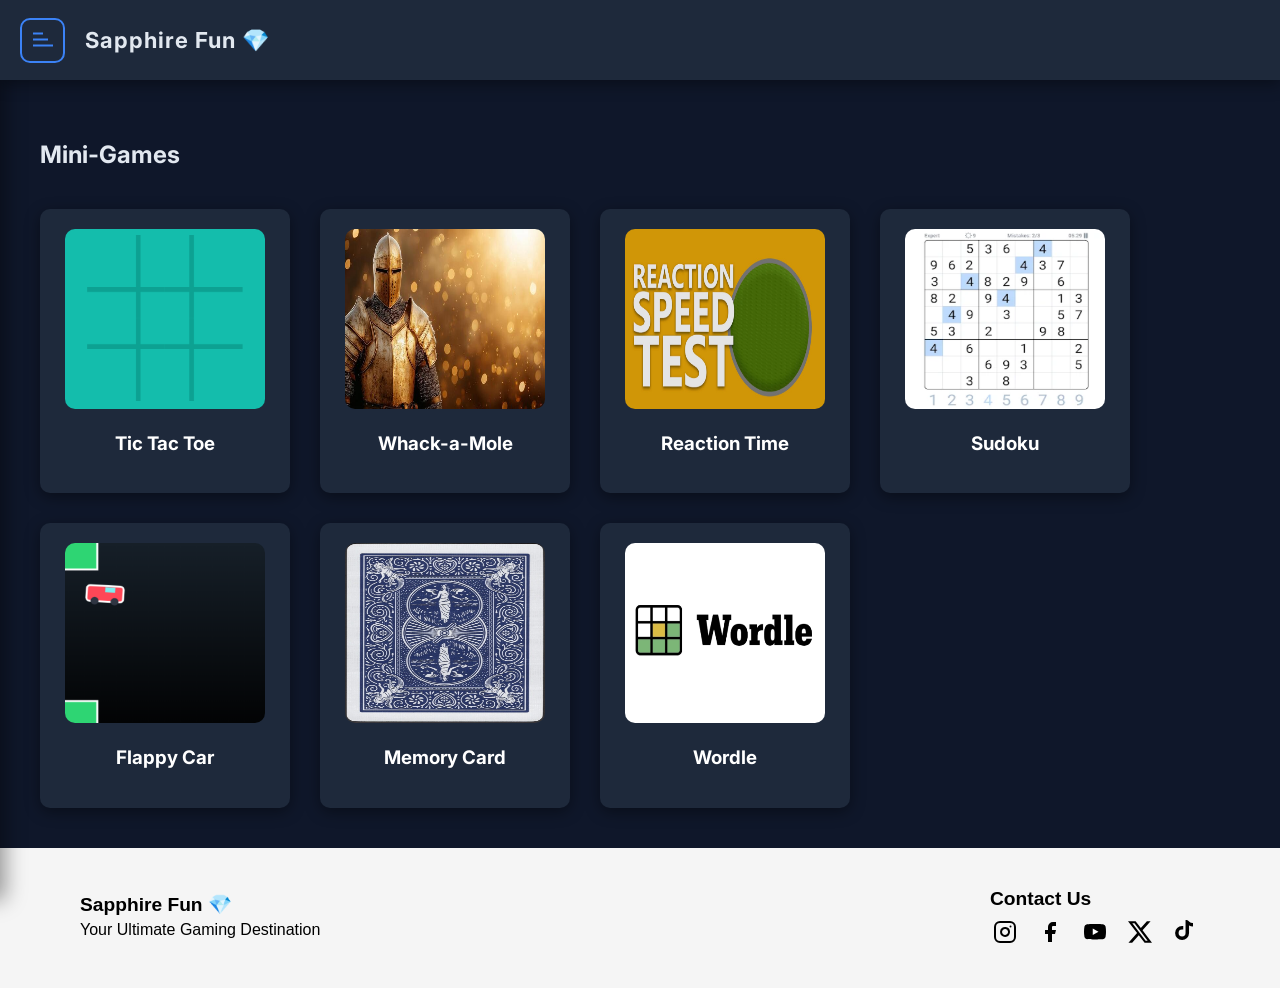
<file: index.html>
<!DOCTYPE html>
<html lang="en">

<head>
    <meta charset="UTF-8">
    <meta name="viewport" content="width=device-width, initial-scale=1.0">
    <title>Sapphire Fun 💎</title>
    <link rel="stylesheet" href="css/index.css">
    <link rel="stylesheet" href="css/styles.css">
    <link href="https://fonts.googleapis.com/css2?family=Inter:wght@400;600;700&display=swap" rel="stylesheet">
</head>

<body>

    <div class="bubbles-container">
        <div class="bubble"></div>
        <div class="bubble"></div>
        <div class="bubble"></div>
        <div class="bubble"></div>
        <div class="bubble"></div>
    </div>

    <input type="checkbox" id="nav-toggle">

    <nav class="sidenav">
        <a href="index.html">Home</a>
        <a href="html/about.html">About Us</a>
        <a href="html/fun-fact.html">Fun Facts</a>
    </nav>

    <header class="header">
        <label for="nav-toggle" class="menu-label" aria-label="Toggle Navigation">
            <svg width="20" height="20" viewBox="0 0 20 15" fill="none" xmlns="http://www.w3.org/2000/svg">
                <rect width="10" height="2" fill="#3B82F6" />
                <rect y="6" width="15" height="2" fill="#3B82F6" />
                <rect y="12" width="20" height="2" fill="#3B82F6" />
            </svg>
        </label>
        <div class="sapphire-logo">
            Sapphire Fun 💎
        </div>
    </header>

    <div class="main-content">
        <h2>Mini-Games</h2>
        <div class="mini-games">
            <div class="game-card">
                <a href="html/mini-game.html?game=tictactoe"><img src="images/tictactoe.png" alt="Tic Tac Toe Icon" class="game-icon">
                <h3>Tic Tac Toe</h3></a>
            </div>
            <div class="game-card">
                <a href="html/mini-game.html?game=whack"><img src="images/knight.jpeg" alt="Whack-a-Mole Icon" class="game-icon">
                <h3>Whack-a-Mole</h3></a>
            </div>
            <div class="game-card">
                <a href="html/mini-game.html?game=reaction"><img src="images/reaction.png" alt="Reaction Time Icon" class="game-icon">
                <h3>Reaction Time</h3></a>
            </div>
            <div class="game-card">
                <a href="html/mini-game.html?game=sudoku"><img src="images/sudoku.png" alt="Sudoku Icon" class="game-icon">
                <h3>Sudoku</h3></a>
            </div>
            <div class="game-card">
                <a href="html/mini-game.html?game=flappycar"><img src="images/flappycar.png" alt="Flappy Car Icon" class="game-icon">
                <h3>Flappy Car</h3></a>
            </div>
            <div class="game-card">
                <a href="html/mini-game.html?game=memorycard"><img src="images/back.png" alt="Memory Card Icon" class="game-icon">
                <h3>Memory Card</h3></a>
            </div>
            <div class="game-card">
                <a href="html/mini-game.html?game=wordle"><img src="images/wordle.png" alt="Wordle Icon" class="game-icon">
                <h3>Wordle</h3></a>
            </div>
        </div>
    </div>

    <!-- Removed story games -->

    <footer class="footer">
        <div class="footer-container">
            <div class="footer-brand">
                <p class="brand-title">Sapphire Fun 💎</p>
                <p>Your Ultimate Gaming Destination</p>
            </div>

            <div class="footer-contact">
                <p class="contact-title">Contact Us</p>
                <div class="social-links">
                    <a href="#" aria-label="Instagram"><svg xmlns="http://www.w3.org/2000/svg" width="24" height="24" viewBox="0 0 24 24" fill="none" stroke="black" stroke-width="2" stroke-linecap="round" stroke-linejoin="round"><rect x="2" y="2" width="20" height="20" rx="5" ry="5"></rect><path d="M16 11.37A4 4 0 1 1 12.63 8 4 4 0 0 1 16 11.37z"></path><line x1="17.5" y1="6.5" x2="17.51" y2="6.5"></line></svg></a>
                    <a href="#" aria-label="Facebook"><svg xmlns="http://www.w3.org/2000/svg" width="24" height="24" viewBox="0 0 24 24" fill="black"><path d="M18 2h-3a5 5 0 0 0-5 5v3H7v4h3v8h4v-8h3l1-4h-4V7a1 1 0 0 1 1-1h3z"></path></svg></a>
                    <a href="#" aria-label="YouTube"><svg xmlns="http://www.w3.org/2000/svg" width="24" height="24" viewBox="0 0 24 24" fill="black"><path d="M22.54 6.42a2.78 2.78 0 0 0-1.94-2C18.88 4 12 4 12 4s-6.88 0-8.6.42a2.78 2.78 0 0 0-1.94 2A29 29 0 0 0 1 11.75a29 29 0 0 0 .46 5.33A2.78 2.78 0 0 0 3.4 19c1.72.42 8.6.42 8.6.42s6.88 0 8.6-.42a2.78 2.78 0 0 0 1.94-2 29 29 0 0 0 .46-5.33 29 29 0 0 0-.46-5.33z"></path><polygon points="9.75 15.02 15.5 11.75 9.75 8.48 9.75 15.02" fill="white"></polygon></svg></a>
                    <a href="#" aria-label="Twitter"><svg xmlns="http://www.w3.org/2000/svg" width="24" height="24" viewBox="0 0 24 24" fill="black"><path d="M18.901 1.153h3.68l-8.04 9.19L24 22.846h-7.406l-5.8-7.584-6.638 7.584H.474l8.6-9.83L0 1.154h7.594l5.243 6.932ZM17.61 20.644h2.039L6.486 3.24H4.298Z"/></svg></a>
                    <a href="#" aria-label="Tiktok"><svg xmlns="http://www.w3.org/2000/svg" width="24" height="24" viewBox="0 0 24 24" fill="black"><path d="M12.525.02c1.31 0 2.57.51 3.51 1.44a5.47 5.47 0 0 0 3.96 1.63v3.42a9.01 9.01 0 0 1-3.95-1.12v7.6a6.97 6.97 0 1 1-6.97-6.97c.39 0 .78.03 1.17.1v3.48c-.38-.06-.77-.09-1.17-.09a3.48 3.48 0 1 0 3.48 3.48V0h3.48z"/></svg></a>
                </div>
            </div>
        </div>
    </footer>
</body>

</html>
</file>
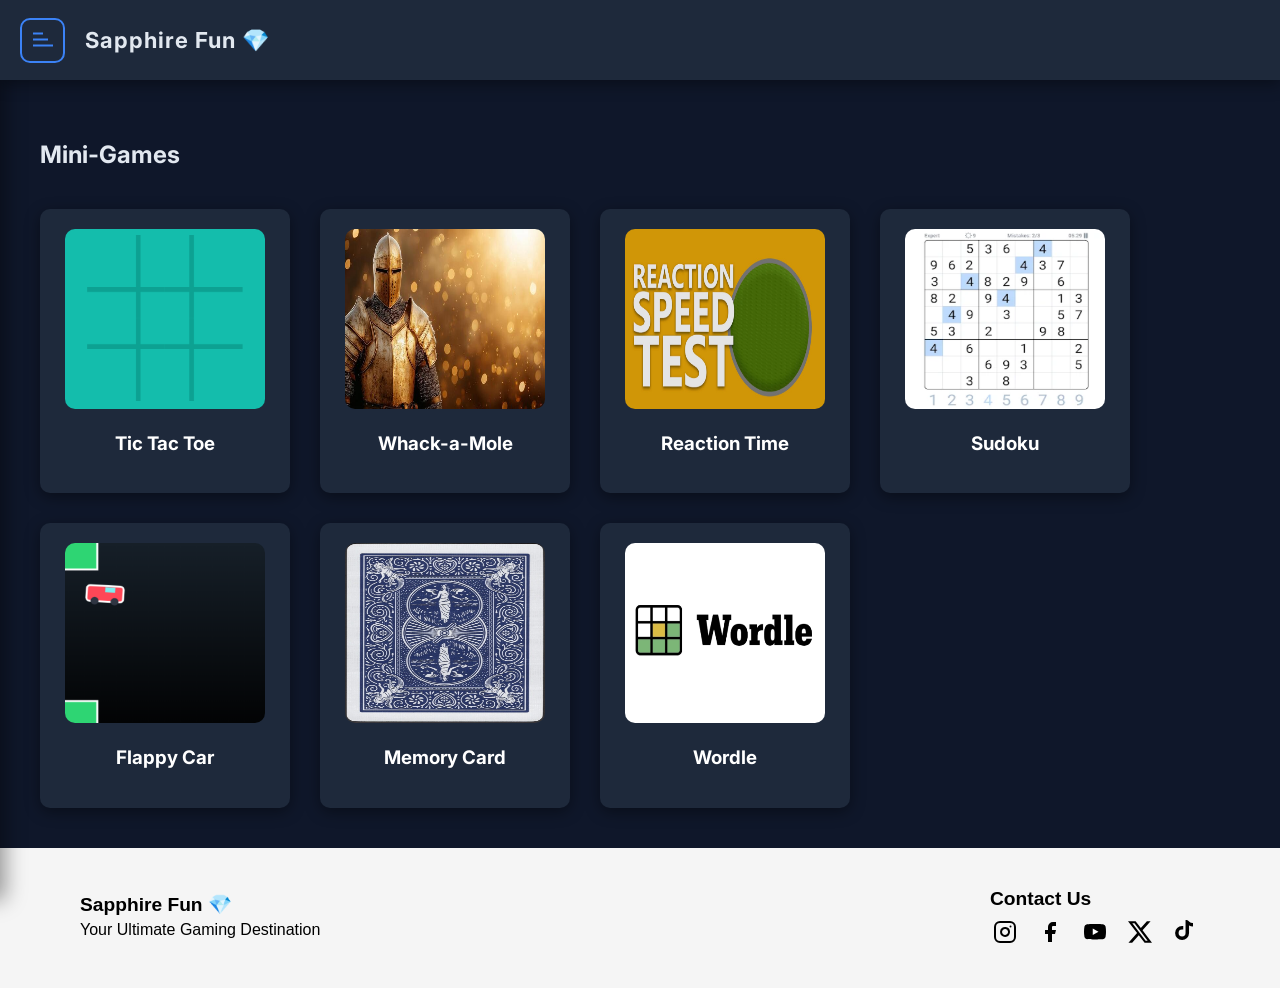
<file: html/index.html>
<!DOCTYPE html>
<html lang="en">

<head>
    <meta charset="UTF-8">
    <meta name="viewport" content="width=device-width, initial-scale=1.0">
    <title>Sapphire Fun 💎</title>
    <link rel="stylesheet" href="../css/index.css">
    <link rel="stylesheet" href="../css/styles.css">
    <link href="https://fonts.googleapis.com/css2?family=Inter:wght@400;600;700&display=swap" rel="stylesheet">
</head>

<body>

    <div class="bubbles-container">
        <div class="bubble"></div>
        <div class="bubble"></div>
        <div class="bubble"></div>
        <div class="bubble"></div>
        <div class="bubble"></div>
    </div>

    <input type="checkbox" id="nav-toggle">

    <nav class="sidenav">
        <a href="index.html">Home</a>
        <a href="about.html">About Us</a>
        <a href="fun-fact.html">Fun Facts</a>
    </nav>

    <header class="header">
        <label for="nav-toggle" class="menu-label" aria-label="Toggle Navigation">
            <svg width="20" height="20" viewBox="0 0 20 15" fill="none" xmlns="http://www.w3.org/2000/svg">
                <rect width="10" height="2" fill="#3B82F6" />
                <rect y="6" width="15" height="2" fill="#3B82F6" />
                <rect y="12" width="20" height="2" fill="#3B82F6" />
            </svg>
        </label>
        <div class="sapphire-logo">
            Sapphire Fun 💎
        </div>
    </header>

    <div class="main-content">
        <h2>Mini-Games</h2>
        <div class="mini-games">
            <div class="game-card">
                <a href="mini-game.html?game=tictactoe"><img src="../images/tictactoe.png" alt="Tic Tac Toe Icon" class="game-icon">
                <h3>Tic Tac Toe</h3></a>
            </div>
            <div class="game-card">
                <a href="mini-game.html?game=whack"><img src="../images/knight.jpeg" alt="Whack-a-Mole Icon" class="game-icon">
                <h3>Whack-a-Mole</h3></a>
            </div>
            <div class="game-card">
                <a href="mini-game.html?game=reaction"><img src="../images/reaction.png" alt="Reaction Time Icon" class="game-icon">
                <h3>Reaction Time</h3></a>
            </div>
            <div class="game-card">
                <a href="mini-game.html?game=sudoku"><img src="../images/sudoku.png" alt="Sudoku Icon" class="game-icon">
                <h3>Sudoku</h3></a>
            </div>
            <div class="game-card">
                <a href="mini-game.html?game=flappycar"><img src="../images/flappycar.png" alt="Flappy Car Icon" class="game-icon">
                <h3>Flappy Car</h3></a>
            </div>
            <div class="game-card">
                <a href="mini-game.html?game=memorycard"><img src="../images/back.png" alt="Memory Card Icon" class="game-icon">
                <h3>Memory Card</h3></a>
            </div>
            <div class="game-card">
                <a href="mini-game.html?game=wordle"><img src="../images/wordle.png" alt="Wordle Icon" class="game-icon">
                <h3>Wordle</h3></a>
            </div>
        </div>
    </div>

    <!-- Removed story games -->

    <footer class="footer">
        <div class="footer-container">
            <div class="footer-brand">
                <p class="brand-title">Sapphire Fun 💎</p>
                <p>Your Ultimate Gaming Destination</p>
            </div>

            <div class="footer-contact">
                <p class="contact-title">Contact Us</p>
                <div class="social-links">
                    <a href="#" aria-label="Instagram"><svg xmlns="http://www.w3.org/2000/svg" width="24" height="24" viewBox="0 0 24 24" fill="none" stroke="black" stroke-width="2" stroke-linecap="round" stroke-linejoin="round"><rect x="2" y="2" width="20" height="20" rx="5" ry="5"></rect><path d="M16 11.37A4 4 0 1 1 12.63 8 4 4 0 0 1 16 11.37z"></path><line x1="17.5" y1="6.5" x2="17.51" y2="6.5"></line></svg></a>
                    <a href="#" aria-label="Facebook"><svg xmlns="http://www.w3.org/2000/svg" width="24" height="24" viewBox="0 0 24 24" fill="black"><path d="M18 2h-3a5 5 0 0 0-5 5v3H7v4h3v8h4v-8h3l1-4h-4V7a1 1 0 0 1 1-1h3z"></path></svg></a>
                    <a href="#" aria-label="YouTube"><svg xmlns="http://www.w3.org/2000/svg" width="24" height="24" viewBox="0 0 24 24" fill="black"><path d="M22.54 6.42a2.78 2.78 0 0 0-1.94-2C18.88 4 12 4 12 4s-6.88 0-8.6.42a2.78 2.78 0 0 0-1.94 2A29 29 0 0 0 1 11.75a29 29 0 0 0 .46 5.33A2.78 2.78 0 0 0 3.4 19c1.72.42 8.6.42 8.6.42s6.88 0 8.6-.42a2.78 2.78 0 0 0 1.94-2 29 29 0 0 0 .46-5.33 29 29 0 0 0-.46-5.33z"></path><polygon points="9.75 15.02 15.5 11.75 9.75 8.48 9.75 15.02" fill="white"></polygon></svg></a>
                    <a href="#" aria-label="Twitter"><svg xmlns="http://www.w3.org/2000/svg" width="24" height="24" viewBox="0 0 24 24" fill="black"><path d="M18.901 1.153h3.68l-8.04 9.19L24 22.846h-7.406l-5.8-7.584-6.638 7.584H.474l8.6-9.83L0 1.154h7.594l5.243 6.932ZM17.61 20.644h2.039L6.486 3.24H4.298Z"/></svg></a>
                    <a href="#" aria-label="Tiktok"><svg xmlns="http://www.w3.org/2000/svg" width="24" height="24" viewBox="0 0 24 24" fill="black"><path d="M12.525.02c1.31 0 2.57.51 3.51 1.44a5.47 5.47 0 0 0 3.96 1.63v3.42a9.01 9.01 0 0 1-3.95-1.12v7.6a6.97 6.97 0 1 1-6.97-6.97c.39 0 .78.03 1.17.1v3.48c-.38-.06-.77-.09-1.17-.09a3.48 3.48 0 1 0 3.48 3.48V0h3.48z"/></svg></a>
                </div>
            </div>
        </div>
    </footer>
</body>

</html>
</file>
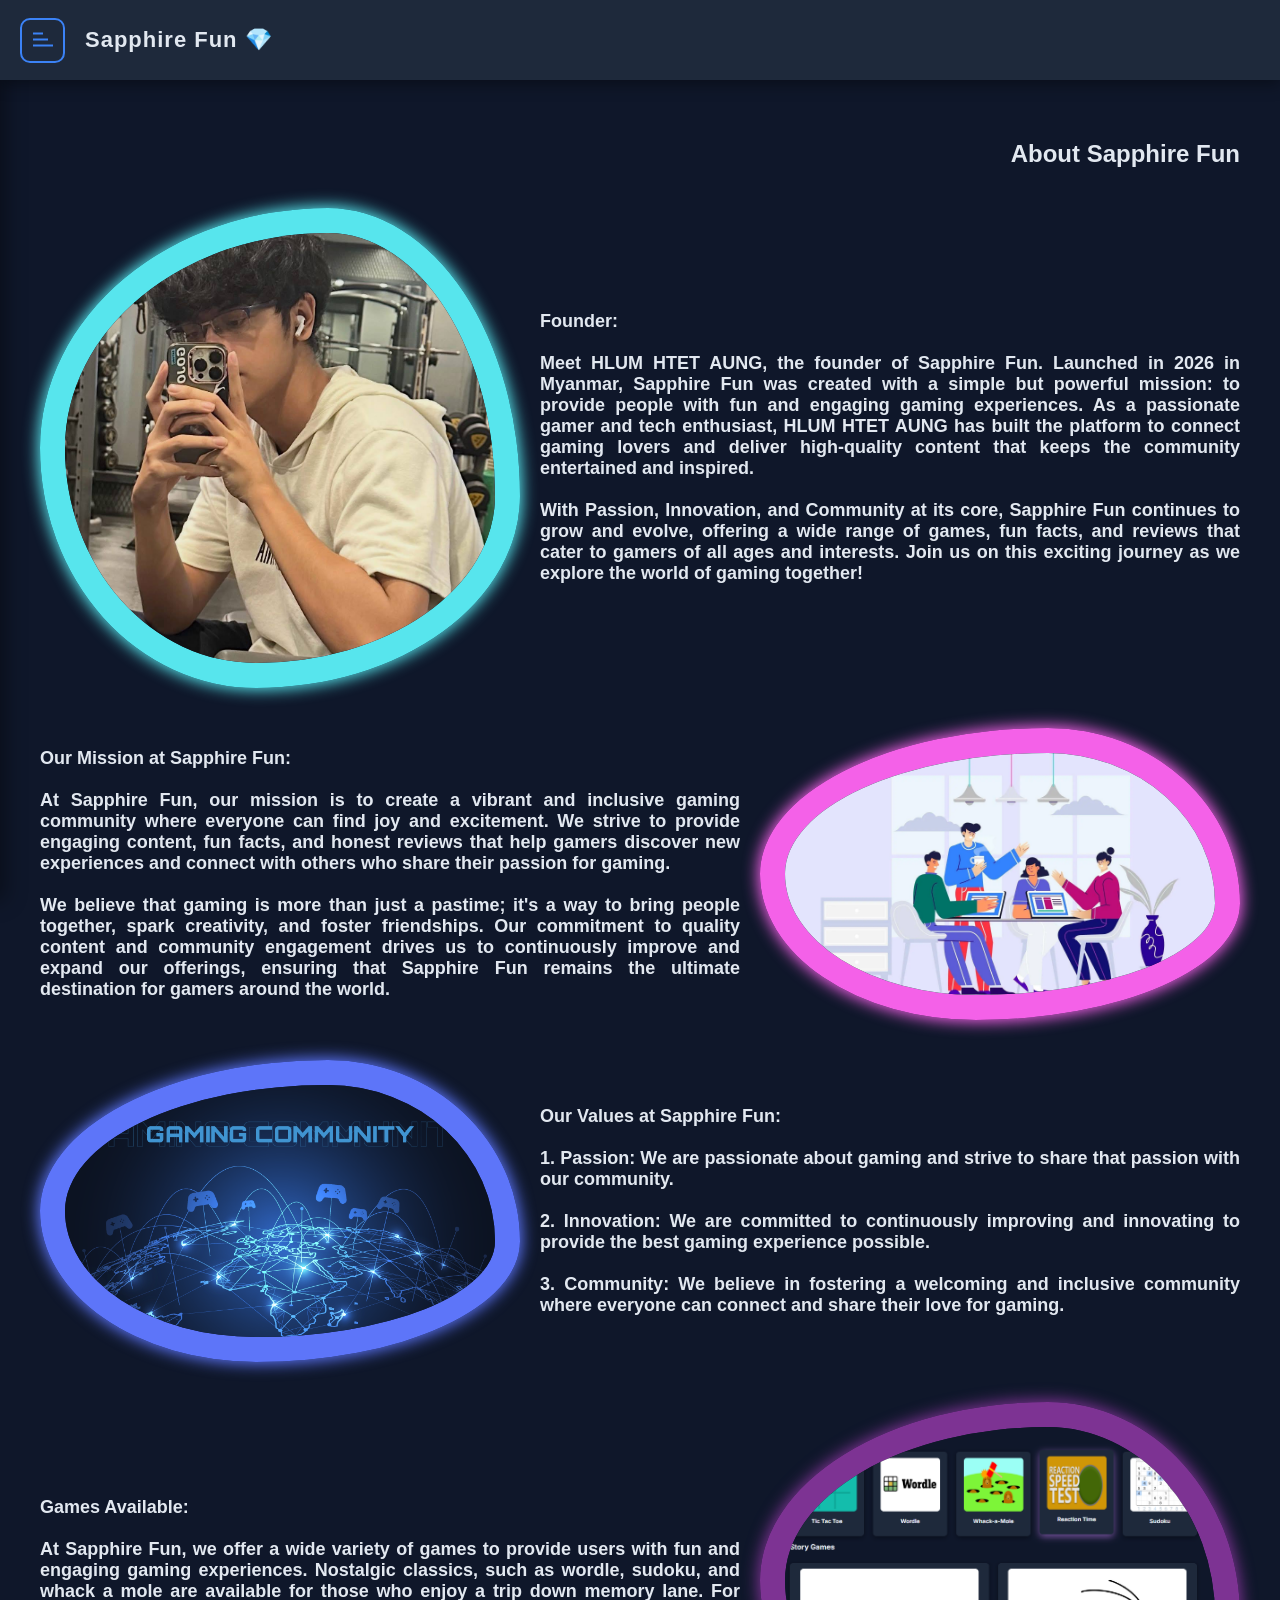
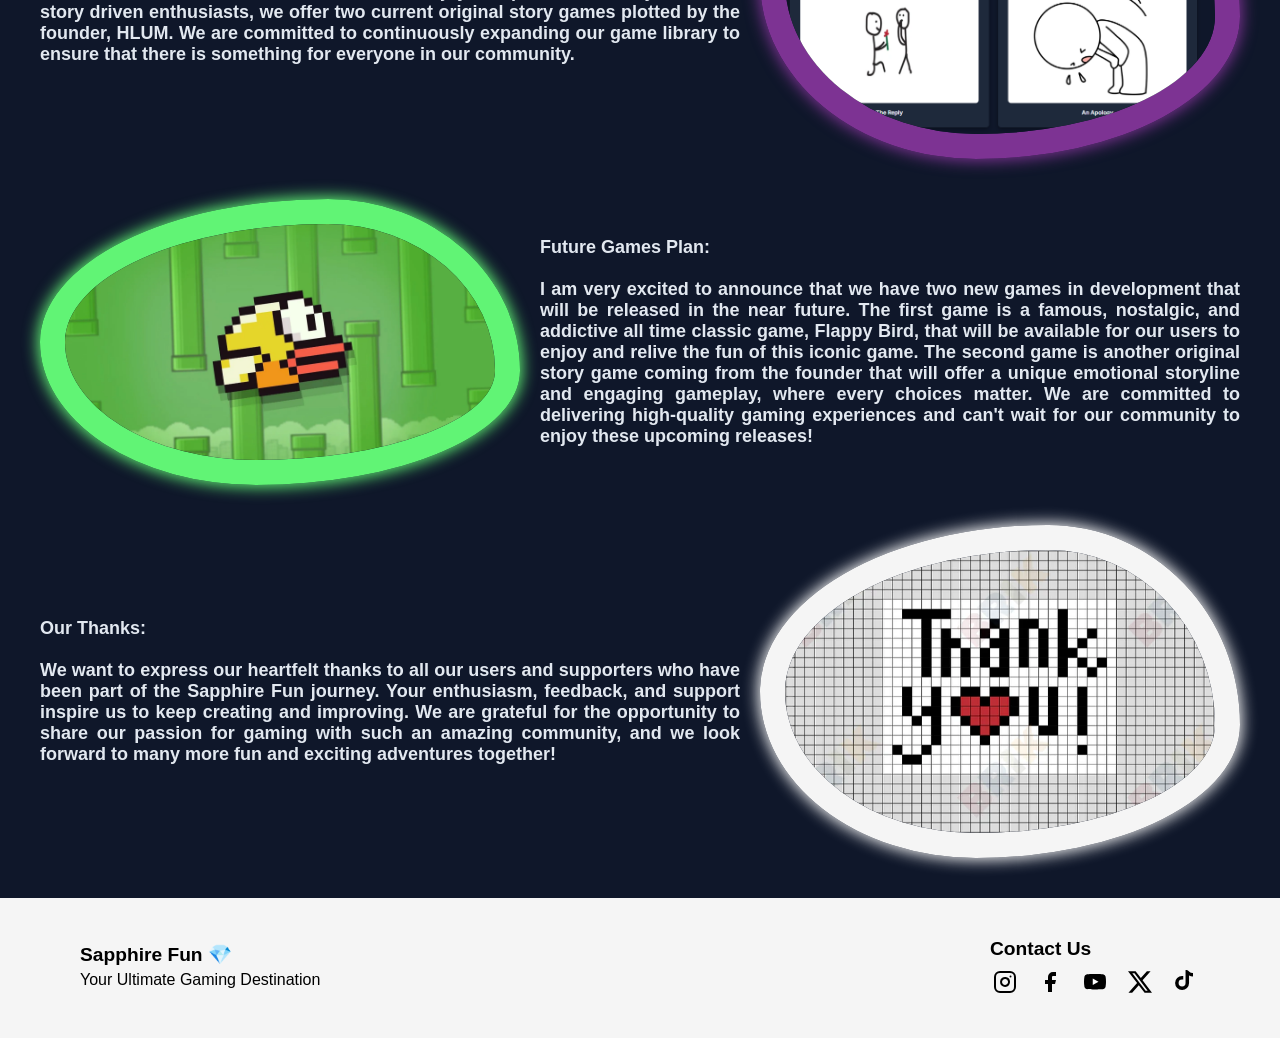
<file: html/about.html>
<!DOCTYPE html>
<html lang="en">

<head>
    <meta charset="UTF-8">
    <meta name="viewport" content="width=device-width, initial-scale=1.0">
    <link rel="stylesheet" href="../css/styles.css">
    <link rel="stylesheet" href="../css/about.css">
    <title>About Us - Sapphire Fun 💎</title>
</head>

<body>

    <!-- Bubbles effect -->
    <div class="bubbles-container">
        <div class="bubble"></div>
        <div class="bubble"></div>
        <div class="bubble"></div>
        <div class="bubble"></div>
        <div class="bubble"></div>
    </div>

    <!-- Sidebar -->
    <input type="checkbox" id="nav-toggle">

    <nav class="sidenav">
        <a href="../index.html">Home</a>
        <a href="about.html">About Us</a>
        <a href="fun-fact.html">Fun Facts</a>
    </nav>

    <!-- Header -->
    <header class="header">
        <label for="nav-toggle" class="menu-label" aria-label="Toggle Navigation">
            <svg width="20" height="20" viewBox="0 0 20 15" fill="none" xmlns="http://www.w3.org/2000/svg">
                <rect width="10" height="2" fill="#3B82F6" />
                <rect y="6" width="15" height="2" fill="#3B82F6" />
                <rect y="12" width="20" height="2" fill="#3B82F6" />
            </svg>
        </label>
        <div class="sapphire-logo">
            Sapphire Fun 💎
        </div>
    </header>

    <!-- Body -->
    <div class="main-content">
        <section class="about-section">
            <div class="about-content">
                <h1>About Sapphire Fun</h1>
                <div class="founder-section" id="components">
                    <img src="../images/founder.jpg" alt="Sapphire Fun Founder" class="founder-image">
                    <p> Founder:
                        <br><br>
                        Meet HLUM HTET AUNG, the founder of Sapphire Fun. Launched in 2026 in Myanmar, Sapphire Fun was
                        created with a simple but powerful mission: to provide people with fun and engaging gaming
                        experiences. As a passionate gamer and tech enthusiast, HLUM HTET AUNG has built the platform to
                        connect gaming lovers and deliver high-quality content that keeps the community entertained and
                        inspired.
                        <br><br>With Passion, Innovation, and Community at its core, Sapphire Fun continues to grow and
                        evolve, offering a wide range of games, fun facts, and reviews that cater to gamers of all ages
                        and interests. Join us on this exciting journey as we explore the world of gaming together!
                    </p>
                </div>
                <div class="mission-section" id="components">
                    <p> Our Mission at Sapphire Fun:
                        <br><br>
                        At Sapphire Fun, our mission is to create a vibrant and inclusive gaming community where
                        everyone
                        can find joy and excitement. We strive to provide engaging content, fun facts, and honest
                        reviews that help gamers discover new experiences and connect with others who share their
                        passion for gaming.
                        <br><br>We believe that gaming is more than just a pastime; it's a way to bring people together,
                        spark creativity, and foster friendships. Our commitment to quality content and community
                        engagement drives us to continuously improve and expand our offerings, ensuring that Sapphire
                        Fun remains the ultimate destination for gamers around the world.
                    </p>
                    <img src="../images/sapphire-team.webp" alt="Our Mission" class="mission-image">
                </div>
                <div class="our-value" id="components">
                    <img src="../images/ourvalue.png" alt="Our Values" class="our-value-image">
                    <p>
                        Our Values at Sapphire Fun:
                        <br><br>
                        1. Passion: We are passionate about gaming and strive to share that passion with our community.
                        <br><br>
                        2. Innovation: We are committed to continuously improving and innovating to provide the best
                        gaming experience possible.
                        <br><br>
                        3. Community: We believe in fostering a welcoming and inclusive community where everyone can
                        connect and share their love for gaming.
                    </p>
                </div>
                <div class="games-available" id="components">
                    <p>
                        Games Available:
                        <br><br>
                        At Sapphire Fun, we offer a wide variety of games to provide users with fun and engaging gaming
                        experiences.
                        Nostalgic classics, such as wordle, sudoku, and whack a mole are available for those who enjoy a
                        trip down memory lane.
                        For story driven enthusiasts, we offer two current original story games plotted by the founder,
                        HLUM.
                        We are committed to continuously expanding our game library to ensure that there is something
                        for everyone in our community.
                    </p>
                    <img src="../images/games.png" alt="Games Available" class="games-image">
                </div>
                <div class="future-games" id="components">
                    <img src="../images/flappy-bird.webp" alt="Future Games Available" class="future-games-image">
                    <p>
                        Future Games Plan:
                        <br><br>
                        I am very excited to announce that we have two new games in development that will be released in
                        the near future.
                        The first game is a famous, nostalgic, and addictive all time classic game, Flappy Bird, that
                        will be available for our users to enjoy and relive the fun of this iconic game.
                        The second game is another original story game coming from the founder that will offer a unique
                        emotional storyline and engaging gameplay, where every choices matter.
                        We are committed to delivering high-quality gaming experiences and can't wait for our community
                        to enjoy these upcoming releases!
                    </p>
                </div>
                <div class="thanks" id="components">
                    <p>
                        Our Thanks:
                        <br><br>
                        We want to express our heartfelt thanks to all our users and supporters who have been part of
                        the Sapphire Fun journey.
                        Your enthusiasm, feedback, and support inspire us to keep creating and improving.
                        We are grateful for the opportunity to share our passion for gaming with such an amazing
                        community, and we look forward to many more fun and exciting adventures together!
                    </p>
                    <img src="../images/thanks.webp" alt="Thank You" class="thank-you-image">
                </div>
        </section>
    </div>

    <!-- Footer -->
    <footer class="footer">
        <div class="footer-container">
            <div class="footer-brand">
                <p class="brand-title">Sapphire Fun 💎</p>
                <p>Your Ultimate Gaming Destination</p>
            </div>

            <div class="footer-contact">
                <p class="contact-title">Contact Us</p>
                <div class="social-links">
                    <a href="#" aria-label="Instagram"><svg xmlns="http://www.w3.org/2000/svg" width="24" height="24"
                            viewBox="0 0 24 24" fill="none" stroke="black" stroke-width="2" stroke-linecap="round"
                            stroke-linejoin="round">
                            <rect x="2" y="2" width="20" height="20" rx="5" ry="5"></rect>
                            <path d="M16 11.37A4 4 0 1 1 12.63 8 4 4 0 0 1 16 11.37z"></path>
                            <line x1="17.5" y1="6.5" x2="17.51" y2="6.5"></line>
                        </svg></a>
                    <a href="#" aria-label="Facebook"><svg xmlns="http://www.w3.org/2000/svg" width="24" height="24"
                            viewBox="0 0 24 24" fill="black">
                            <path d="M18 2h-3a5 5 0 0 0-5 5v3H7v4h3v8h4v-8h3l1-4h-4V7a1 1 0 0 1 1-1h3z"></path>
                        </svg></a>
                    <a href="#" aria-label="YouTube"><svg xmlns="http://www.w3.org/2000/svg" width="24" height="24"
                            viewBox="0 0 24 24" fill="black">
                            <path
                                d="M22.54 6.42a2.78 2.78 0 0 0-1.94-2C18.88 4 12 4 12 4s-6.88 0-8.6.42a2.78 2.78 0 0 0-1.94 2A29 29 0 0 0 1 11.75a29 29 0 0 0 .46 5.33A2.78 2.78 0 0 0 3.4 19c1.72.42 8.6.42 8.6.42s6.88 0 8.6-.42a2.78 2.78 0 0 0 1.94-2 29 29 0 0 0 .46-5.33 29 29 0 0 0-.46-5.33z">
                            </path>
                            <polygon points="9.75 15.02 15.5 11.75 9.75 8.48 9.75 15.02" fill="white"></polygon>
                        </svg></a>
                    <a href="#" aria-label="Twitter"><svg xmlns="http://www.w3.org/2000/svg" width="24" height="24"
                            viewBox="0 0 24 24" fill="black">
                            <path
                                d="M18.901 1.153h3.68l-8.04 9.19L24 22.846h-7.406l-5.8-7.584-6.638 7.584H.474l8.6-9.83L0 1.154h7.594l5.243 6.932ZM17.61 20.644h2.039L6.486 3.24H4.298Z" />
                        </svg></a>
                    <a href="#" aria-label="Tiktok"><svg xmlns="http://www.w3.org/2000/svg" width="24" height="24"
                            viewBox="0 0 24 24" fill="black">
                            <path
                                d="M12.525.02c1.31 0 2.57.51 3.51 1.44a5.47 5.47 0 0 0 3.96 1.63v3.42a9.01 9.01 0 0 1-3.95-1.12v7.6a6.97 6.97 0 1 1-6.97-6.97c.39 0 .78.03 1.17.1v3.48c-.38-.06-.77-.09-1.17-.09a3.48 3.48 0 1 0 3.48 3.48V0h3.48z" />
                        </svg></a>
                </div>
            </div>
        </div>
    </footer>
</body>

</html>
</file>
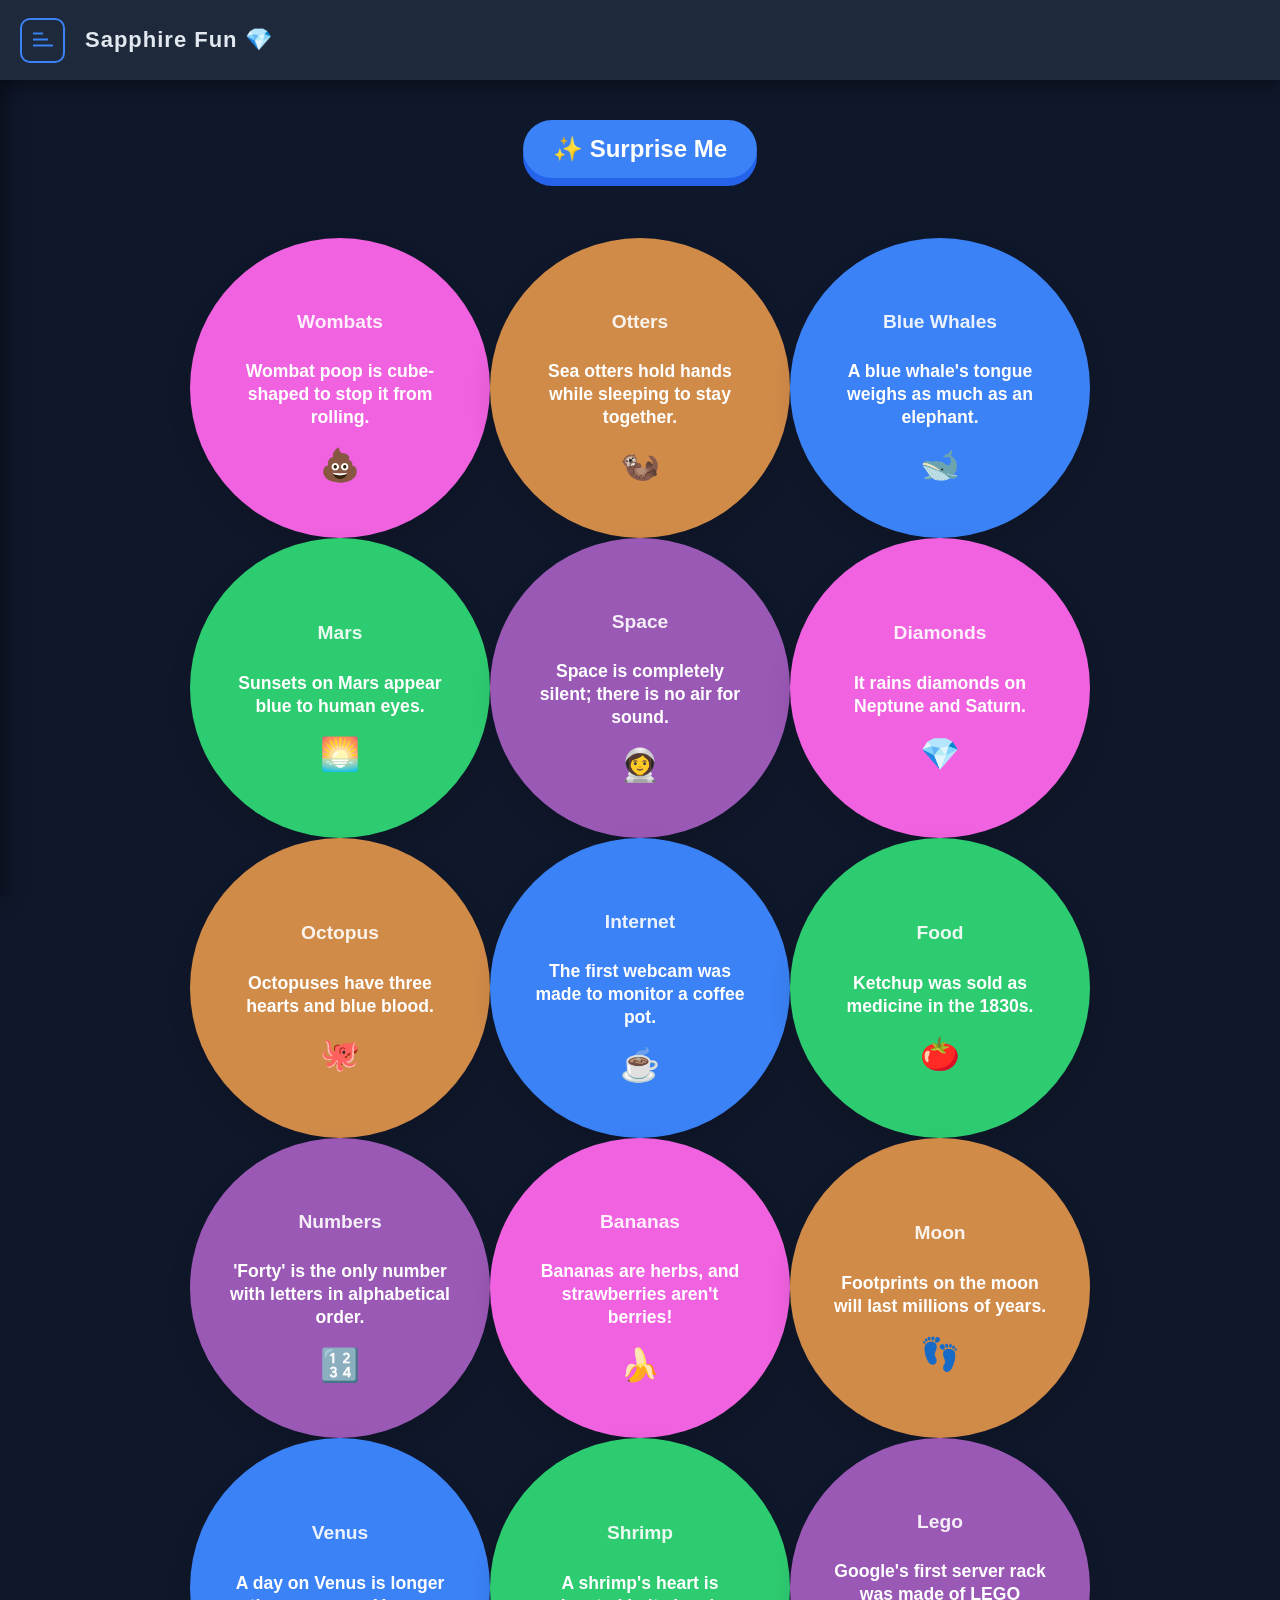
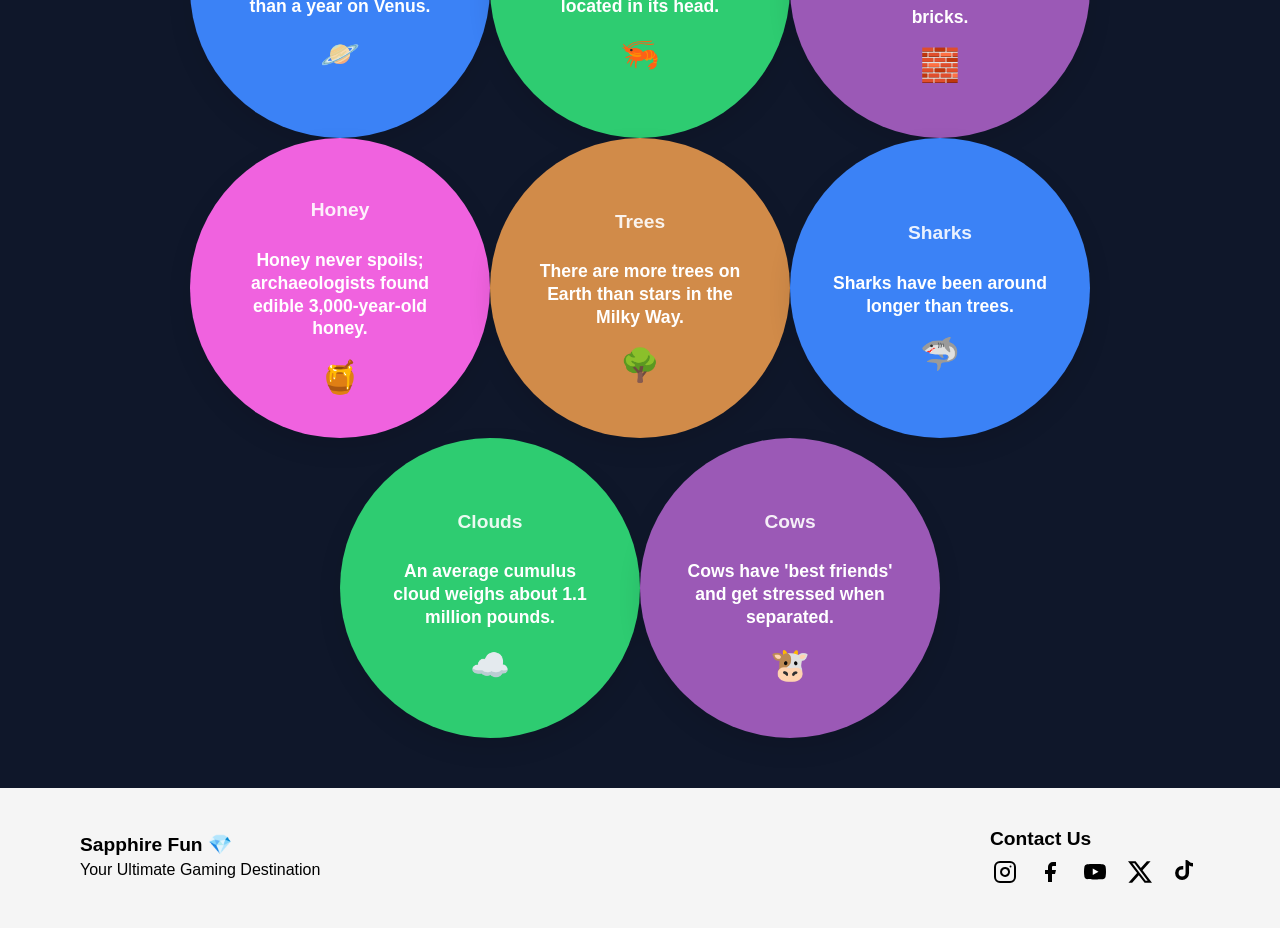
<file: html/fun-fact.html>
<!DOCTYPE html>
<html lang="en">

<head>
    <meta charset="UTF-8">
    <meta name="viewport" content="width=device-width, initial-scale=1.0">
    <title>Fun Facts - Sapphire Fun 💎</title>
    <link rel="stylesheet" href="../css/styles.css">
    <link rel="stylesheet" href="../css/fun-fact.css">
</head>

<body>
    <div class="bubbles-container">
        <div class="bubble"></div>
        <div class="bubble"></div>
        <div class="bubble"></div>
        <div class="bubble"></div>
        <div class="bubble"></div>
    </div>

    <input type="checkbox" id="nav-toggle">

    <nav class="sidenav">
        <a href="../index.html">Home</a>
        <a href="about.html">About Us</a>
        <a href="fun-fact.html">Fun Facts</a>
    </nav>

    <header class="header">
        <label for="nav-toggle" class="menu-label" aria-label="Toggle Navigation">
            <svg width="20" height="20" viewBox="0 0 20 15" fill="none" xmlns="http://www.w3.org/2000/svg">
                <rect width="10" height="2" fill="#3B82F6" />
                <rect y="6" width="15" height="2" fill="#3B82F6" />
                <rect y="12" width="20" height="2" fill="#3B82F6" />
            </svg>
        </label>
        <div class="sapphire-logo">
            Sapphire Fun 💎
        </div>
    </header>

    <div class="main-content">
        <div class="fact-interface">
            <button id="random-fact-btn">✨ Surprise Me</button>
        </div>

        <div class="fact-container" id="fact-grid">
        </div>

        <div id="fact-modal" class="modal">
            <div class="modal-content">
                <span class="close-modal">&times;</span>
                <div id="modal-body"></div>
            </div>
        </div>
    </div>

    <footer class="footer">
        <div class="footer-container">
            <div class="footer-brand">
                <p class="brand-title">Sapphire Fun 💎</p>
                <p>Your Ultimate Gaming Destination</p>
            </div>

            <div class="footer-contact">
                <p class="contact-title">Contact Us</p>
                <div class="social-links">
                    <a href="#" aria-label="Instagram"><svg xmlns="http://www.w3.org/2000/svg" width="24" height="24"
                            viewBox="0 0 24 24" fill="none" stroke="black" stroke-width="2" stroke-linecap="round"
                            stroke-linejoin="round">
                            <rect x="2" y="2" width="20" height="20" rx="5" ry="5"></rect>
                            <path d="M16 11.37A4 4 0 1 1 12.63 8 4 4 0 0 1 16 11.37z"></path>
                            <line x1="17.5" y1="6.5" x2="17.51" y2="6.5"></line>
                        </svg></a>
                    <a href="#" aria-label="Facebook"><svg xmlns="http://www.w3.org/2000/svg" width="24" height="24"
                            viewBox="0 0 24 24" fill="black">
                            <path d="M18 2h-3a5 5 0 0 0-5 5v3H7v4h3v8h4v-8h3l1-4h-4V7a1 1 0 0 1 1-1h3z"></path>
                        </svg></a>
                    <a href="#" aria-label="YouTube"><svg xmlns="http://www.w3.org/2000/svg" width="24" height="24"
                            viewBox="0 0 24 24" fill="black">
                            <path
                                d="M22.54 6.42a2.78 2.78 0 0 0-1.94-2C18.88 4 12 4 12 4s-6.88 0-8.6.42a2.78 2.78 0 0 0-1.94 2A29 29 0 0 0 1 11.75a29 29 0 0 0 .46 5.33A2.78 2.78 0 0 0 3.4 19c1.72.42 8.6.42 8.6.42s6.88 0 8.6-.42a2.78 2.78 0 0 0 1.94-2 29 29 0 0 0 .46-5.33 29 29 0 0 0-.46-5.33z">
                            </path>
                            <polygon points="9.75 15.02 15.5 11.75 9.75 8.48 9.75 15.02" fill="white"></polygon>
                        </svg></a>
                    <a href="#" aria-label="Twitter"><svg xmlns="http://www.w3.org/2000/svg" width="24" height="24"
                            viewBox="0 0 24 24" fill="black">
                            <path
                                d="M18.901 1.153h3.68l-8.04 9.19L24 22.846h-7.406l-5.8-7.584-6.638 7.584H.474l8.6-9.83L0 1.154h7.594l5.243 6.932ZM17.61 20.644h2.039L6.486 3.24H4.298Z" />
                        </svg></a>
                    <a href="#" aria-label="Tiktok"><svg xmlns="http://www.w3.org/2000/svg" width="24" height="24"
                            viewBox="0 0 24 24" fill="black">
                            <path
                                d="M12.525.02c1.31 0 2.57.51 3.51 1.44a5.47 5.47 0 0 0 3.96 1.63v3.42a9.01 9.01 0 0 1-3.95-1.12v7.6a6.97 6.97 0 1 1-6.97-6.97c.39 0 .78.03 1.17.1v3.48c-.38-.06-.77-.09-1.17-.09a3.48 3.48 0 1 0 3.48 3.48V0h3.48z" />
                        </svg></a>
                </div>
            </div>
        </div>
    </footer>

    <script src="../javascript/fun-fact.js"></script>
</body>

</html>
</file>
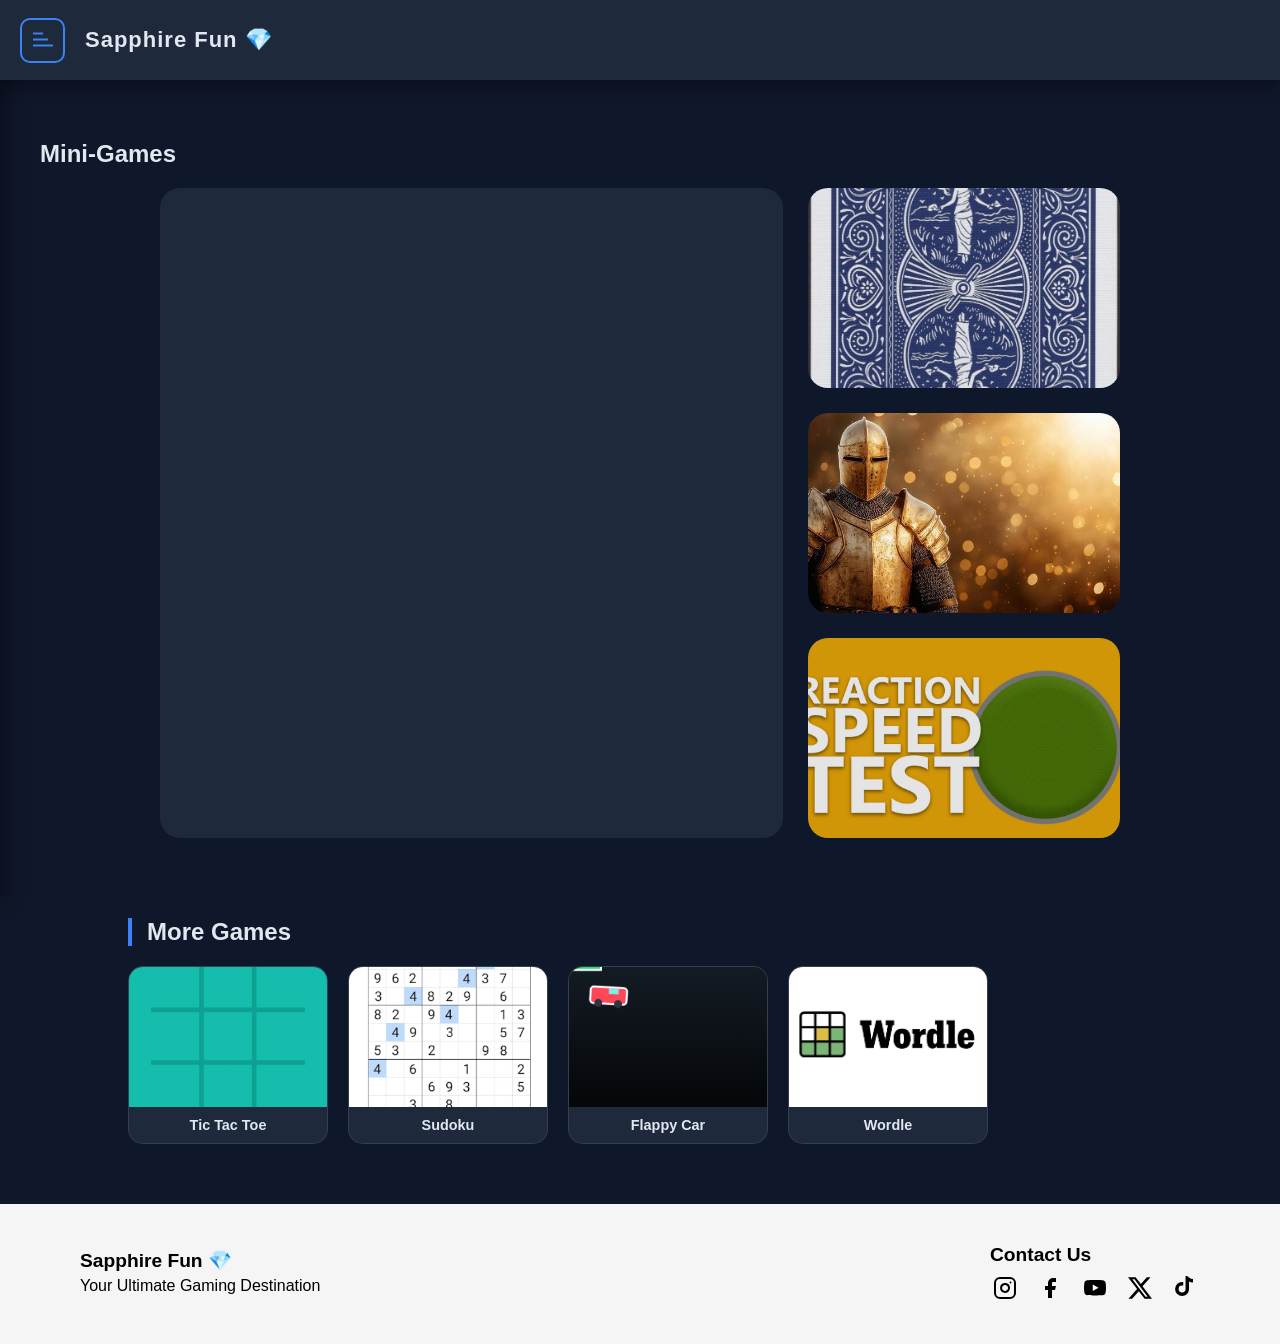
<file: html/mini-game.html>
<!DOCTYPE html>
<html lang="en">

<head>
    <meta charset="UTF-8">
    <meta name="viewport" content="width=device-width, initial-scale=1.0">
    <title>Mini Games - Sapphire Fun 💎</title>
    <link rel="stylesheet" href="../css/styles.css">
    <link rel="stylesheet" href="../css/mini-games.css">
</head>

<body>
    <div class="bubbles-container">
        <div class="bubble"></div>
        <div class="bubble"></div>
        <div class="bubble"></div>
        <div class="bubble"></div>
        <div class="bubble"></div>
    </div>

    <input type="checkbox" id="nav-toggle">

    <nav class="sidenav">
        <a href="../index.html">Home</a>
        <a href="about.html">About Us</a>
        <a href="fun-fact.html">Fun Facts</a>
    </nav>

    <header class="header">
        <label for="nav-toggle" class="menu-label" aria-label="Toggle Navigation">
            <svg width="20" height="20" viewBox="0 0 20 15" fill="none" xmlns="http://www.w3.org/2000/svg">
                <rect width="10" height="2" fill="#3B82F6" />
                <rect y="6" width="15" height="2" fill="#3B82F6" />
                <rect y="12" width="20" height="2" fill="#3B82F6" />
            </svg>
        </label>
        <div class="sapphire-logo">
            Sapphire Fun 💎
        </div>
    </header>

    <div class="main-content">
        <h2>Mini-Games</h2>
        <div class="mini-games">
            <div class="game-card">
                <iframe id="game-viewport" src="" frameborder="0" class="game-icon"></iframe>
            </div>
            <div class="game-card">
                <a href="mini-game.html?game=memorycard">
                    <a href="mini-game.html?game=memorycard"><img src="../images/back.png" alt="Memory Card Icon"
                            class="game-icon">
                    </a>
            </div>
            <div class="game-card">
                <a href="mini-game.html?game=whack"><img src="../images/knight.jpeg" alt="Whack-a-Mole Icon"
                        class="game-icon"></a>
            </div>
            <div class="game-card">
                <a href="mini-game.html?game=reaction"><img src="../images/reaction.png" alt="Reaction Test"
                        class="game-icon"></a>
            </div>
        </div>
    </div>

    <div class="gallery-section">
        <h3 class="gallery-title">More Games</h3>
        <div class="game-gallery">
            <div class="gallery-item">
                <a href="mini-game.html?game=tictactoe">
                    <a href="mini-game.html?game=tictactoe"><img src="../images/tictactoe.png" alt="Tic Tac Toe Icon"
                            class="game-icon">
                        <span>Tic Tac Toe</span>
                    </a>
            </div>
            <div class="gallery-item">
                <a href="mini-game.html?game=sudoku">
                    <a href="mini-game.html?game=sudoku"><img src="../images/sudoku.png" alt="Sudoku Icon"
                            class="game-icon">
                        <span>Sudoku</span>
                    </a>
            </div>
            <div class="gallery-item">
                <a href="mini-game.html?game=flappycar">
                    <a href="mini-game.html?game=flappycar"><img src="../images/flappycar.png" alt="Flappy Car Icon"
                            class="game-icon">
                        <span>Flappy Car</span>
                    </a>
            </div>
            <div class="gallery-item">
                <a href="mini-game.html?game=wordle"><img src="../images/wordle.png" alt="Wordle Icon"
                        class="game-icon">
                    <span>Wordle</span>
                </a>
            </div>
        </div>
    </div>
    </div>


    <footer class="footer">
        <div class="footer-container">
            <div class="footer-brand">
                <p class="brand-title">Sapphire Fun 💎</p>
                <p>Your Ultimate Gaming Destination</p>
            </div>

            <div class="footer-contact">
                <p class="contact-title">Contact Us</p>
                <div class="social-links">
                    <a href="#" aria-label="Instagram"><svg xmlns="http://www.w3.org/2000/svg" width="24" height="24"
                            viewBox="0 0 24 24" fill="none" stroke="black" stroke-width="2" stroke-linecap="round"
                            stroke-linejoin="round">
                            <rect x="2" y="2" width="20" height="20" rx="5" ry="5"></rect>
                            <path d="M16 11.37A4 4 0 1 1 12.63 8 4 4 0 0 1 16 11.37z"></path>
                            <line x1="17.5" y1="6.5" x2="17.51" y2="6.5"></line>
                        </svg></a>
                    <a href="#" aria-label="Facebook"><svg xmlns="http://www.w3.org/2000/svg" width="24" height="24"
                            viewBox="0 0 24 24" fill="black">
                            <path d="M18 2h-3a5 5 0 0 0-5 5v3H7v4h3v8h4v-8h3l1-4h-4V7a1 1 0 0 1 1-1h3z"></path>
                        </svg></a>
                    <a href="#" aria-label="YouTube"><svg xmlns="http://www.w3.org/2000/svg" width="24" height="24"
                            viewBox="0 0 24 24" fill="black">
                            <path
                                d="M22.54 6.42a2.78 2.78 0 0 0-1.94-2C18.88 4 12 4 12 4s-6.88 0-8.6.42a2.78 2.78 0 0 0-1.94 2A29 29 0 0 0 1 11.75a29 29 0 0 0 .46 5.33A2.78 2.78 0 0 0 3.4 19c1.72.42 8.6.42 8.6.42s6.88 0 8.6-.42a2.78 2.78 0 0 0 1.94-2 29 29 0 0 0 .46-5.33 29 29 0 0 0-.46-5.33z">
                            </path>
                            <polygon points="9.75 15.02 15.5 11.75 9.75 8.48 9.75 15.02" fill="white"></polygon>
                        </svg></a>
                    <a href="#" aria-label="Twitter"><svg xmlns="http://www.w3.org/2000/svg" width="24" height="24"
                            viewBox="0 0 24 24" fill="black">
                            <path
                                d="M18.901 1.153h3.68l-8.04 9.19L24 22.846h-7.406l-5.8-7.584-6.638 7.584H.474l8.6-9.83L0 1.154h7.594l5.243 6.932ZM17.61 20.644h2.039L6.486 3.24H4.298Z" />
                        </svg></a>
                    <a href="#" aria-label="Tiktok"><svg xmlns="http://www.w3.org/2000/svg" width="24" height="24"
                            viewBox="0 0 24 24" fill="black">
                            <path
                                d="M12.525.02c1.31 0 2.57.51 3.51 1.44a5.47 5.47 0 0 0 3.96 1.63v3.42a9.01 9.01 0 0 1-3.95-1.12v7.6a6.97 6.97 0 1 1-6.97-6.97c.39 0 .78.03 1.17.1v3.48c-.38-.06-.77-.09-1.17-.09a3.48 3.48 0 1 0 3.48 3.48V0h3.48z" />
                        </svg></a>
                </div>
            </div>
        </div>
    </footer>

    <script>
        // Dictionary mapping keys to file paths
        const gamePaths = {
            'tictactoe': '../games/tictactoe/tictactoe.html',
            'wordle': '../games/wordle/wordle.html',
            'whack': '../games/whack-a-mole/whack.html',
            'reaction': '../games/reactionspeed/reaction.html',
            'sudoku': '../games/sudoku/sudoku.html',
            'flappycar': '../games/flappycar/flappycar.html',
            'memorycard': '../games/memorycard/memorycard.html'
        };

        // Get the game name from the link query parameter
        const urlParams = new URLSearchParams(window.location.search);
        const gameKey = urlParams.get('game');
        const iframe = document.getElementById('game-viewport');

        // Load the matching game from the link parameter or show error
        if (gameKey && gamePaths[gameKey]) {
            iframe.src = gamePaths[gameKey];
        } else {
            alert('Invalid game selection. Please go back and choose a valid game.');
        }
    </script>
</body>

</html>
</file>
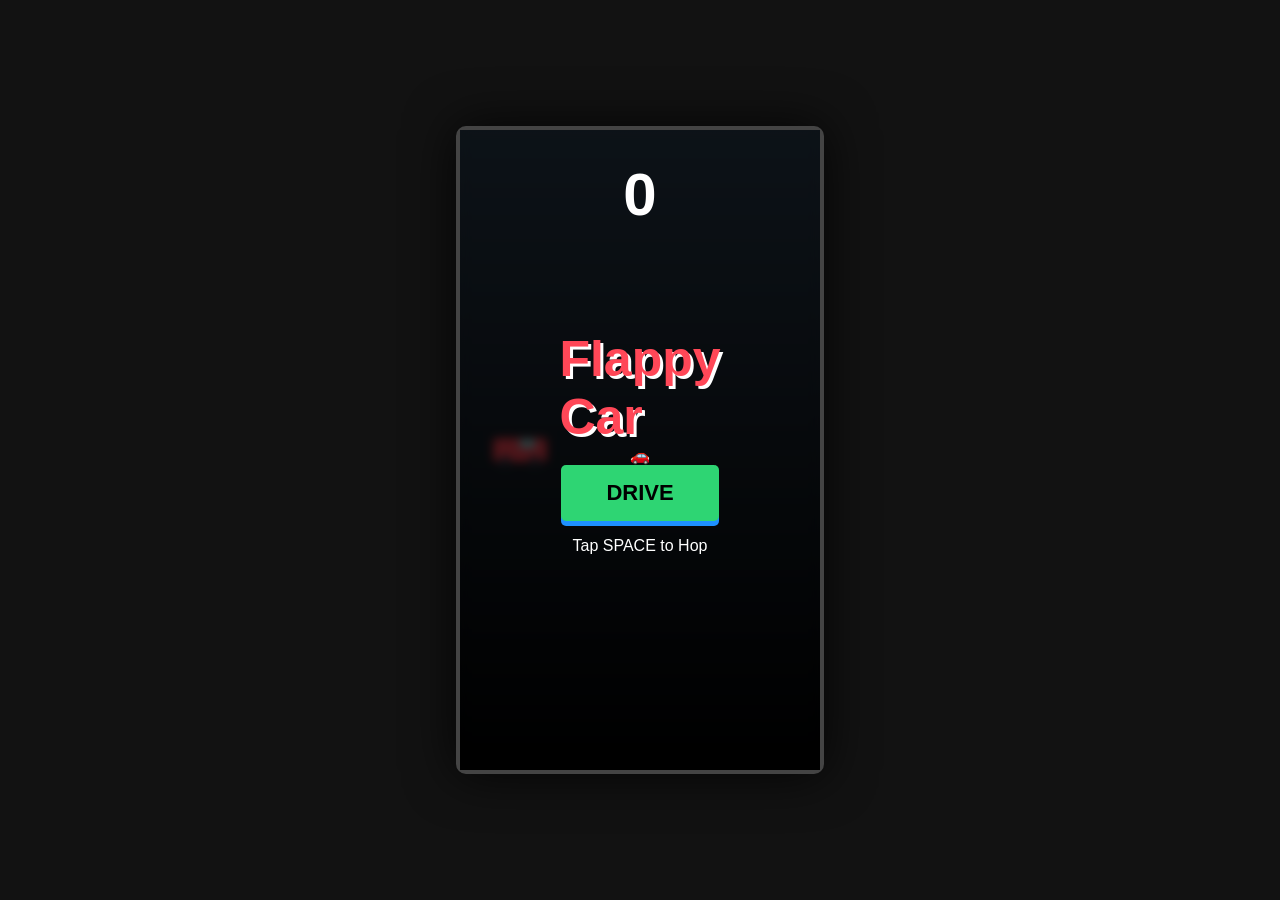
<file: games/flappycar/flappycar.html>
<!DOCTYPE html>
<html lang="en">
<head>
    <meta charset="UTF-8">
    <meta name="viewport" content="width=device-width, initial-scale=1.0">
    <title>Flappy Car</title>
    <link rel="stylesheet" href="flappycar.css">
</head>
<body>
    <audio id="theme-music" src="FlappyCarTheme.mp3" loop></audio>
    <div id="game-container">
        <div id="score-hud">0</div>

        <canvas id="board"></canvas>
        
        <div id="home-screen" class="overlay">
            <h1 class="title">Flappy<br>Car</h1>
            <div class="car-icon">🚗</div>
            <button id="start-btn" class="main-btn">DRIVE</button>
            <p class="hint">Tap SPACE to Hop</p>
        </div>

        <div id="game-over-screen" class="overlay" style="display: none;">
            <h1 class="status">CRASHED!</h1>
            <div class="stats-box">
                <p>DISTANCE</p>
                <h2 id="final-score">0</h2>
                <p>BEST</p>
                <h2 id="best-score">0</h2>
            </div>
            <button id="restart-btn" class="main-btn">RETRY</button>
        </div>
    </div>
    <script src="flappycar.js"></script>
</body>
</html>
</file>
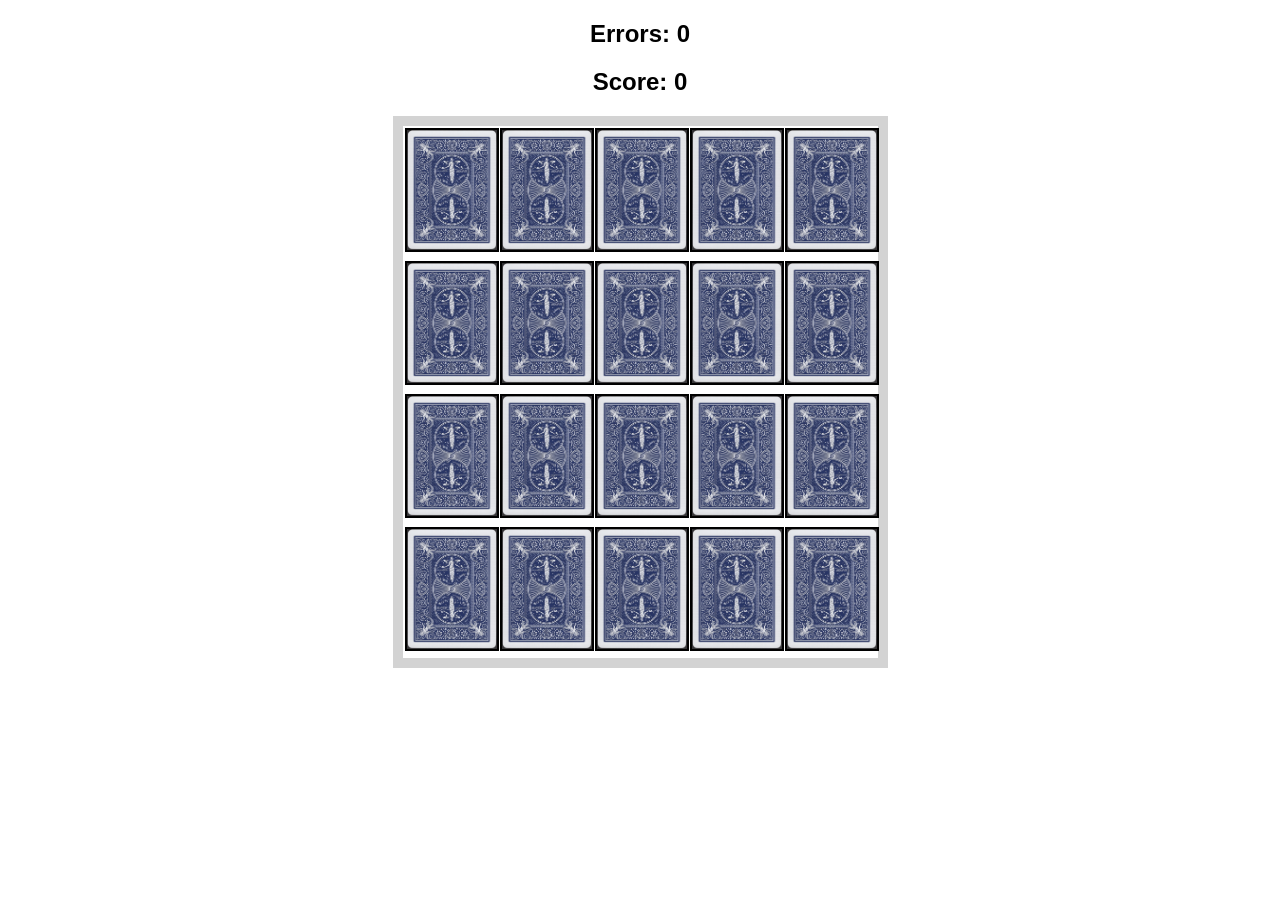
<file: games/memorycard/memorycard.html>
<!DOCTYPE html>
<html lang="en">

<head>
    <meta charset="UTF-8">
    <meta name="viewport" content="width=device-width, initial-scale=1.0">
    <title>Memory Card Game</title>
    <link rel="stylesheet" href="memorycard.css">
    <script src="memorycard.js" defer></script>
</head>

<body>
    <h2>Errors: <span id="errors">0</span></h2>
    <h2>Score: <span id="score">0</span></h2>
    <div id="game-board"></div>

    <div id="message-popup" class="hidden">
        <p>🎉 Congratulations! You matched all cards! 🎉</p>
        <button id="play-again">Play Again</button>
    </div>
</body>

</html>
</file>
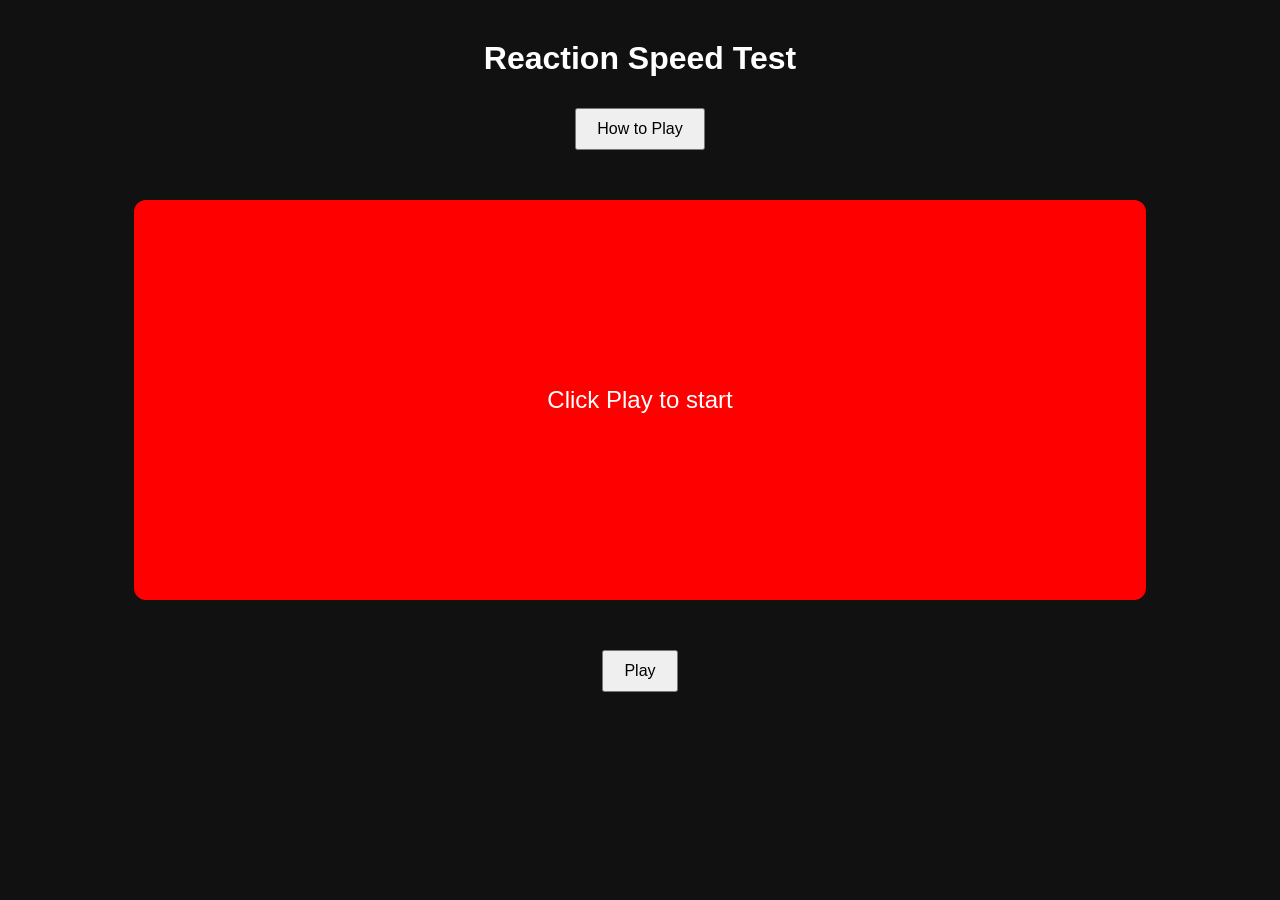
<file: games/reactionspeed/reaction.html>
<!DOCTYPE html>
<html>

<head>
    <meta charset="UTF-8">
    <title>Reaction Speed Test</title>

    <style>
        body {
            font-family: Arial, Helvetica, sans-serif;
            text-align: center;
            background: #111;
            color: white;
        }

        h1 {
            margin-top: 40px;
        }

        #gameBox {
            width: 80%;
            height: 400px;
            margin: 40px auto;
            background: red;
            display: flex;
            justify-content: center;
            align-items: center;
            font-size: 24px;
            cursor: pointer;
            user-select: none;
            border-radius: 12px;
        }

        button {
            padding: 10px 20px;
            font-size: 16px;
            margin: 10px;
            cursor: pointer;
        }

        /* Modal styles */
        #modal {
            display: none;
            position: fixed;
            z-index: 10;
            left: 0;
            top: 0;
            width: 100%;
            height: 100%;
            background: rgba(0, 0, 0, 0.7);
        }

        #modalContent {
            background: #222;
            margin: 10% auto;
            padding: 20px;
            width: 60%;
            border-radius: 10px;
            text-align: left;
            /* LEFT ALIGNED */
        }

        #closeBtn {
            float: right;
            cursor: pointer;
            font-size: 20px;
        }
    </style>
</head>

<body>

    <h1>Reaction Speed Test</h1>

    <button onclick="openModal()">How to Play</button>

    <div id="gameBox">Click Play to start</div>

    <h2 id="result"></h2>
    <h3 id="best"></h3>

    <button onclick="startGame()">Play</button>

    <!-- Modal -->
    <div id="modal">
        <div id="modalContent">
            <span id="closeBtn" onclick="closeModal()">✖</span>
            <h2>How to Play</h2>
            <p>
                1. Click the <b>Play</b> button.<br>
                2. Wait until the box turns <span style="color:lightgreen;">green</span>.<br>
                3. Click the box as fast as you can when it says <b>CLICK!</b>.<br>
                4. If you click too early, you lose that round.<br>
                5. Try to beat your best reaction time!
            </p>
        </div>
    </div>

    <script>

        let gameBox = document.getElementById("gameBox");
        let result = document.getElementById("result");
        let bestDisplay = document.getElementById("best");

        let startTime = 0;
        let timeoutID;
        let waiting = false;
        let bestTime = null;

        gameBox.addEventListener("click", handleClick);

        function startGame() {

            clearTimeout(timeoutID);

            gameBox.style.background = "red";
            gameBox.innerText = "Wait for green...";
            result.innerText = "";
            waiting = true;

            let randomDelay = Math.floor(Math.random() * 3000) + 2000;

            timeoutID = setTimeout(() => {
                gameBox.style.background = "green";
                gameBox.innerText = "CLICK!";
                startTime = Date.now();
                waiting = false;
            }, randomDelay);
        }

        function handleClick() {

            if (waiting) {
                clearTimeout(timeoutID);
                gameBox.innerText = "Too Soon! Click Play Again";
                gameBox.style.background = "orange";
                waiting = false;
                return;
            }

            if (gameBox.style.background === "green") {
                let reactionTime = Date.now() - startTime;
                result.innerText = "Your time: " + reactionTime + " ms";

                if (bestTime === null || reactionTime < bestTime) {
                    bestTime = reactionTime;
                    bestDisplay.innerText = "Best: " + bestTime + " ms";
                }

                gameBox.innerText = "Click Play Again";
                gameBox.style.background = "blue";
            }
        }

        /* Modal functions */
        function openModal() {
            document.getElementById("modal").style.display = "block";
        }

        function closeModal() {
            document.getElementById("modal").style.display = "none";
        }

        /* Close when clicking outside */
        window.onclick = function (event) {
            let modal = document.getElementById("modal");
            if (event.target === modal) {
                modal.style.display = "none";
            }
        }

    </script>

</body>

</html>
</file>
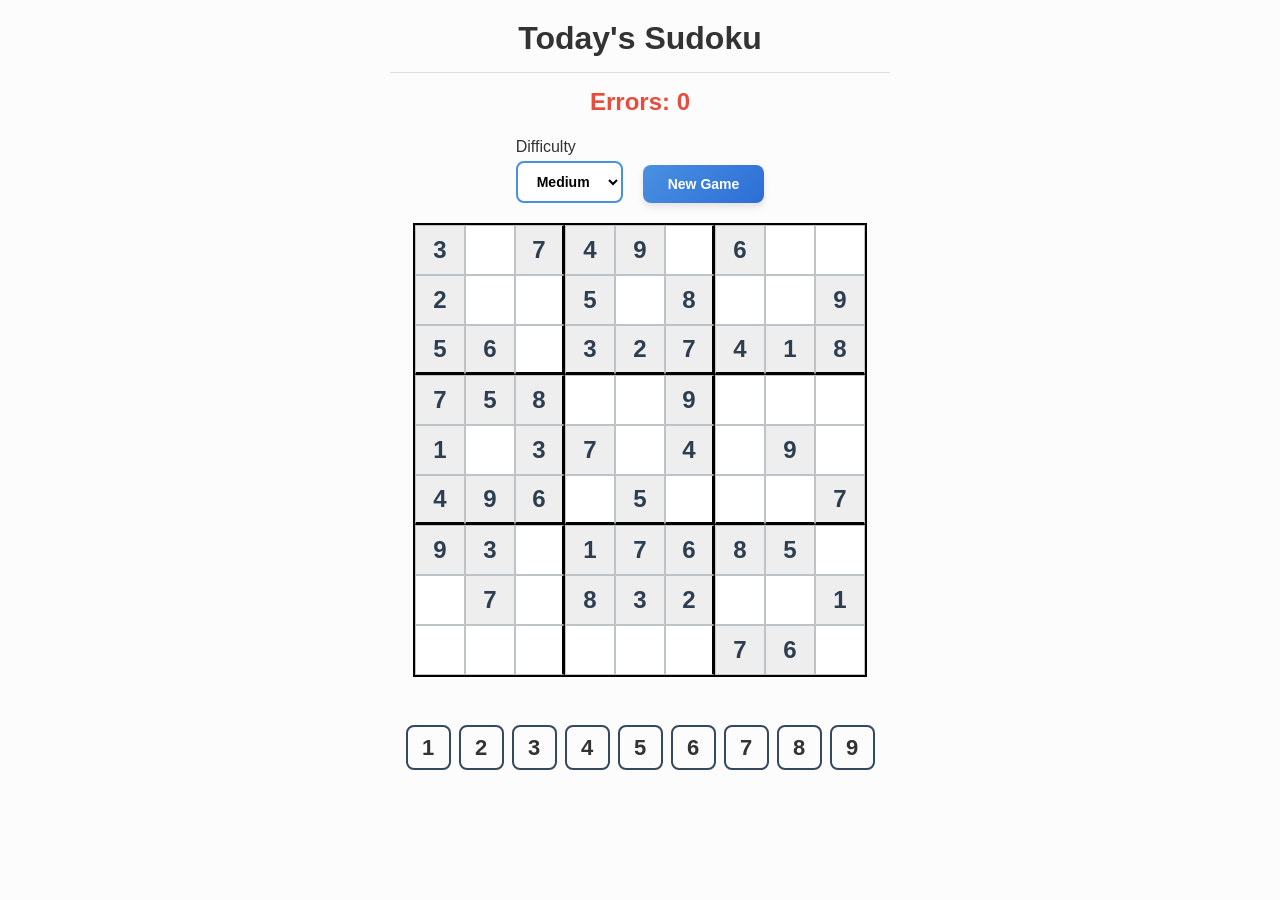
<file: games/sudoku/sudoku.html>
<!DOCTYPE html>
<html>

<head>
    <meta charset="utf-8">
    <meta name="viewport" content="width=device-width, initial-scale=1">
    <title>Daily Sudoku - Sapphire Fun 💎</title>
    <link rel="stylesheet" href="sudoku.css">
</head>

<body>
    <h1>Today's Sudoku</h1>
    <hr>
    <h2 id="errors">Errors: 0</h2>
    <h2 id="win-message" style="color: green; display: none;">Congratulations! You Won!</h2>

    <!-- Difficulty -->
    <div class="game-controls">
        <div class="difficulty-wrapper">
            <label for="difficulty">Difficulty</label>
            <select id="difficulty">
                <option value="55">Easy</option>
                <option value="45" selected>Medium</option>
                <option value="35">Hard</option>
            </select>
        </div>

        <button class="new-game-btn" onclick="startNewGame()">
            New Game
        </button>
    </div>

    <div id="board"></div>
    <br>
    <div id="digits"></div>

    <script src="sudoku.js"></script>
</body>

</html>
</file>
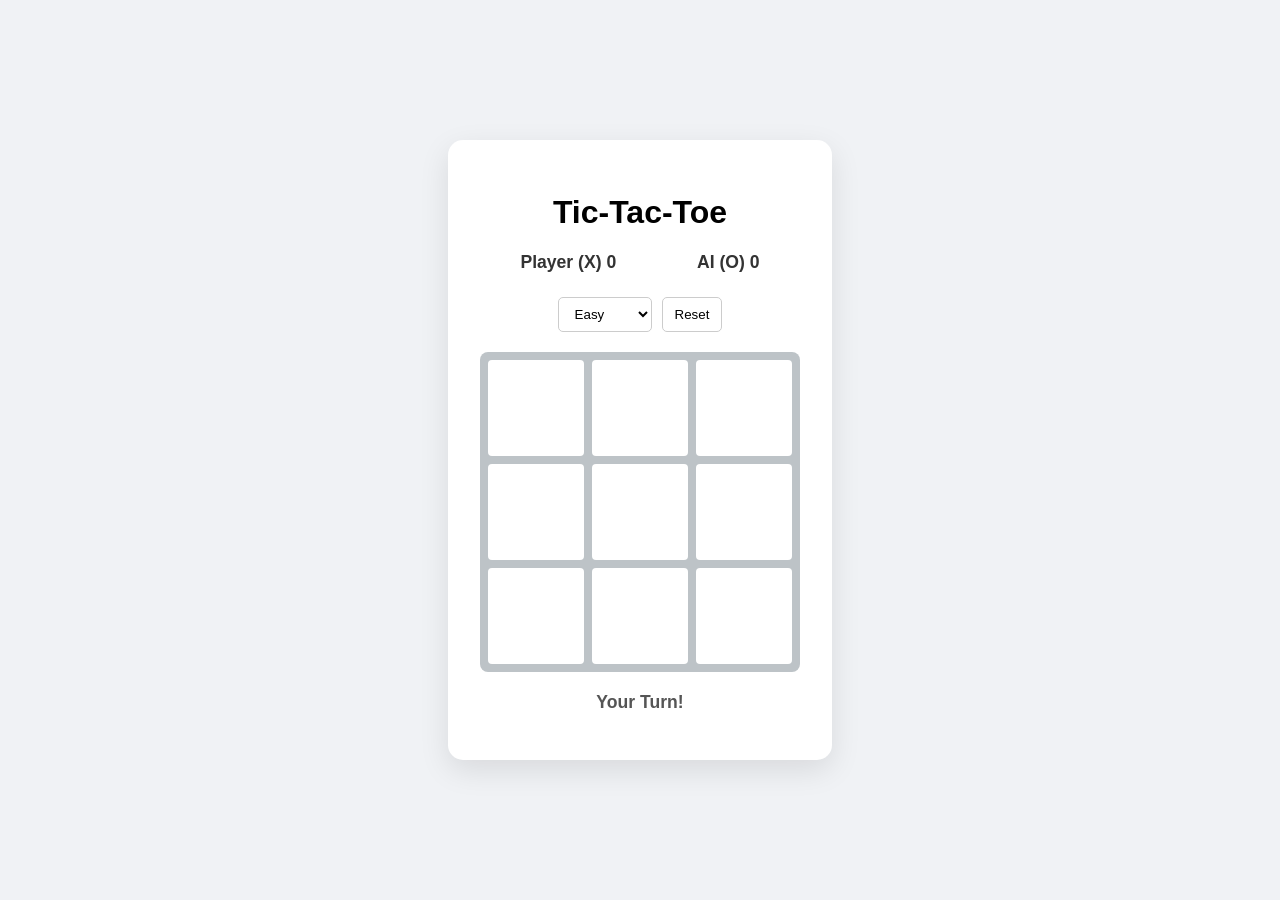
<file: games/tictactoe/tictactoe.html>
<!DOCTYPE html>
<html lang="en">

<head>
    <meta charset="UTF-8">
    <meta name="viewport" content="width=device-width, initial-scale=1.0">
    <title>Dynamic Tic-Tac-Toe</title>
    <link rel="stylesheet" href="tictactoe.css">
</head>

<body>
    <div class="container">
        <h1>Tic-Tac-Toe</h1>

        <div class="scoreboard">
            <div class="score-box">
                <span class="score-label">Player (X)</span>
                <span id="player-score" class="score-val">0</span>
            </div>
            <div class="score-box">
                <span class="score-label">AI (O)</span>
                <span id="ai-score" class="score-val">0</span>
            </div>
        </div>

        <div class="controls">
            <select id="difficulty">
                <option value="easy">Easy</option>
                <option value="medium">Medium</option>
                <option value="hard">Hard</option>
            </select>
            <button id="reset-btn">Reset</button>
        </div>

        <div id="game-board" class="board"></div>
        <h2 id="status">Your Turn!</h2>
    </div>
    <!--JavaScript-->
    <script src="tictactoe.js"></script>
</body>

</html>
</file>
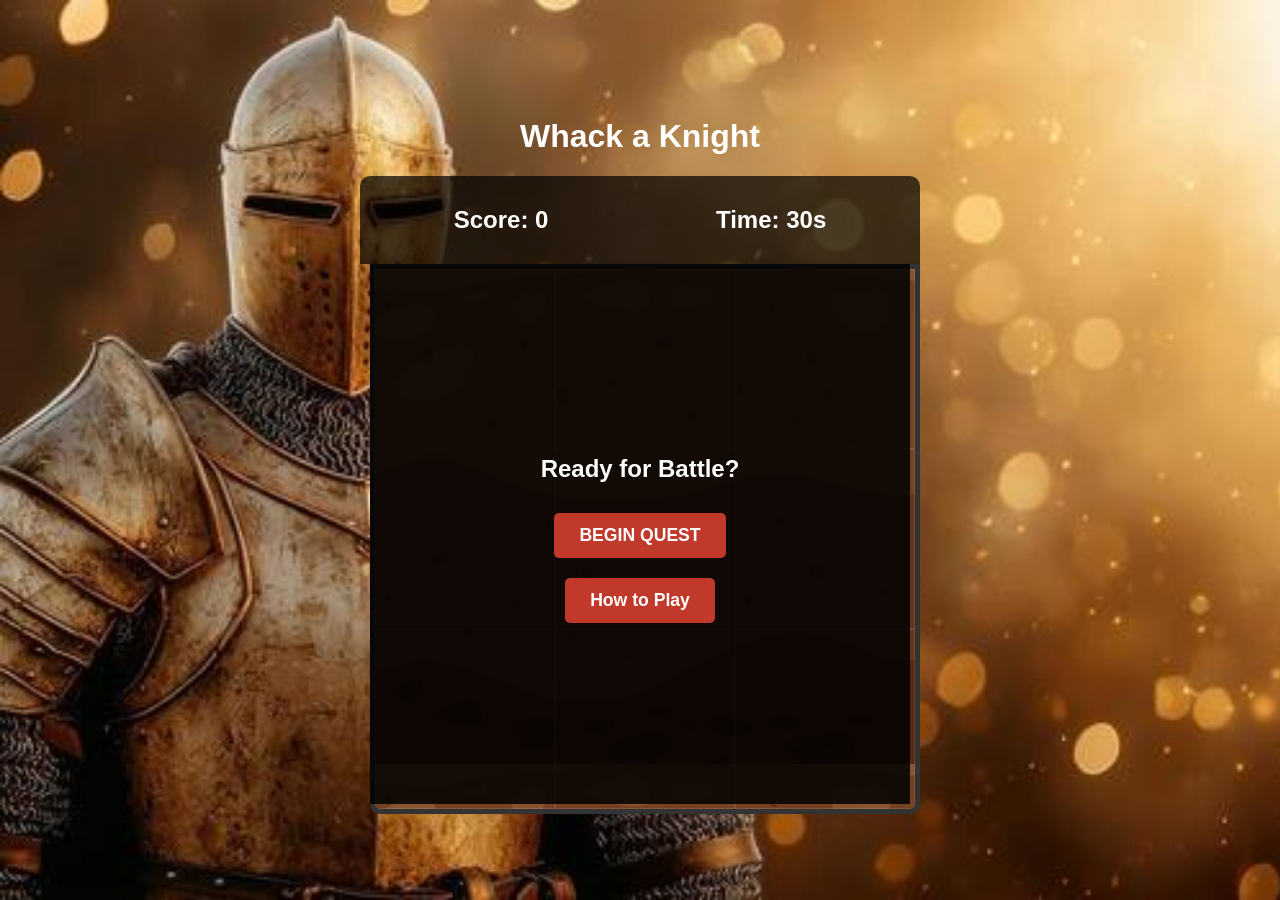
<file: games/whack-a-mole/whack.html>
<!DOCTYPE html>
<html lang="en">

<head>
    <meta charset="UTF-8">
    <meta name="viewport" content="width=device-width, initial-scale=1.0">
    <title>Whack a Knight</title>
    <link rel="stylesheet" href="mole.css">
    <script src="mole.js" defer></script>
</head>

<body>
    <audio id="hit-sound" src="hitmarker_2.mp3" preload="auto"></audio>
    <div class="game-container">
        <h1>Whack a Knight</h1>

        <div class="stats-bar">
            <h2>Score: <span id="score">0</span></h2>
            <h2>Time: <span id="timer">30</span>s</h2>
        </div>

        <div id="board-container">
            <div id="board"></div>

            <div id="overlay">
                <h2 id="status-text">Ready for Battle?</h2>
                <button id="start-btn">BEGIN QUEST</button>
                <button id="help-btn">How to Play</button>
            </div>
        </div>
    </div>

    <div id="help-modal" class="modal">
        <div class="modal-content">
            <span class="close-btn">&times;</span>
            <h3>The Knight's Code</h3>
            <hr>
            <p>⚔️ <b>Whack the Knight:</b> Click them for +10 points.</p>
            <p>🛡️ <b>Avoid the Shield:</b> Clicking a shield ends the game!</p>
            <p>⏱️ <b>The Clock:</b> Score as much as you can in 30 seconds.</p>
        </div>
    </div>

</body>

</html>
</file>
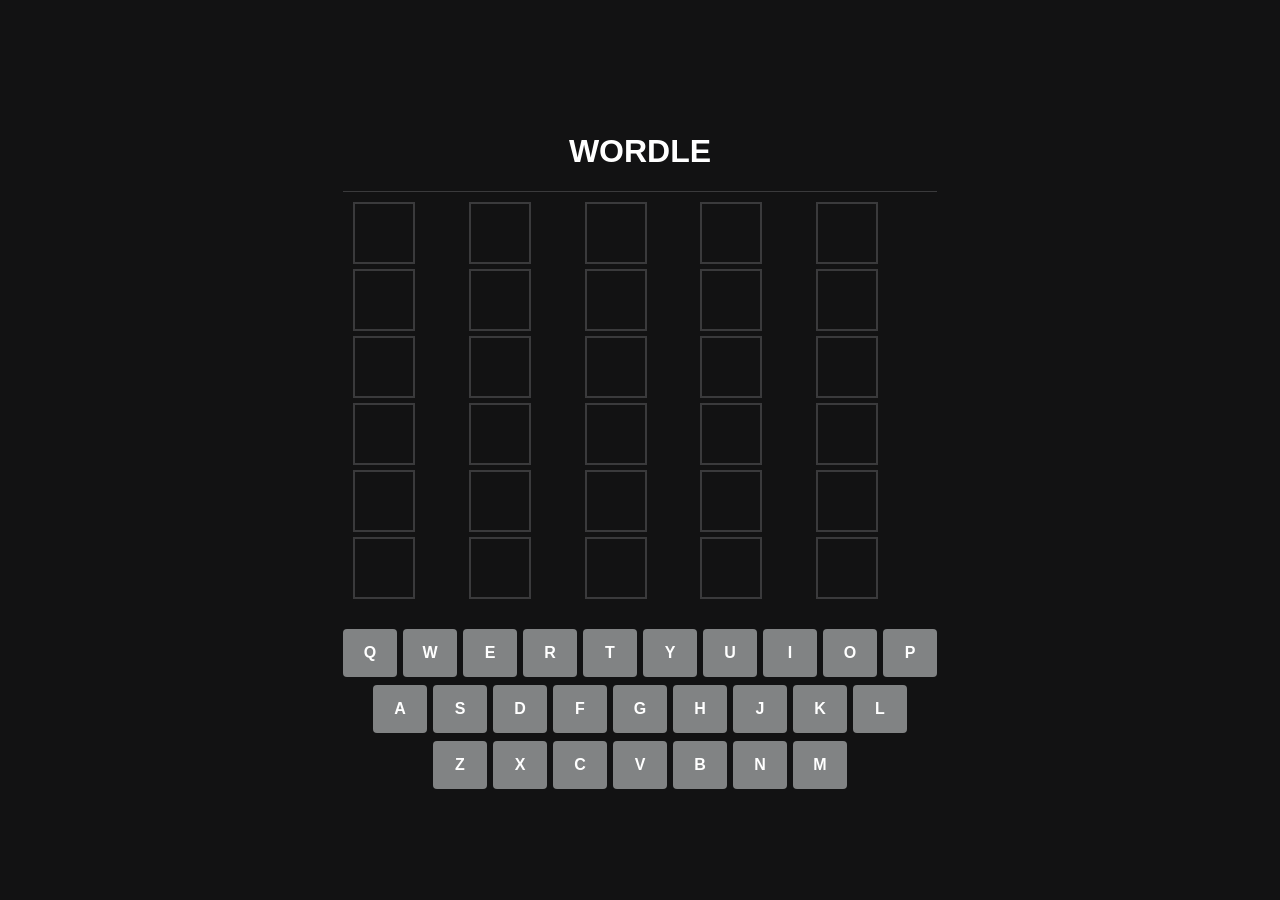
<file: games/wordle/wordle.html>
<!DOCTYPE html>
<html lang="en">

<head>
    <meta charset="UTF-8">
    <meta name="viewport" content="width=device-width, initial-scale=1.0">
    <title>Wordle Clone</title>
    <link rel="stylesheet" href="wordle.css">
</head>

<body>
    <div id="game-container">
        <header>
            <h1>WORDLE</h1>
        </header>

        <div id="board"></div>

        <div id="keyboard"></div>
    </div>

    <div id="modal" class="hidden">
        <div class="modal-content">
            <h2 id="modal-message"></h2>
            <p>The word was: <span id="target-word-display"></span></p>
            <p>Current Streak: <span id="streak-count">0</span></p>
            <button onclick="resetGame()">Play Again</button>
        </div>
    </div>

    <script src="wordle.js"></script>
</body>

</html>
</file>
<file: css/index.css>
/* Mini-Games CSS section */

.mini-games {
    display: flex;
    flex-wrap: wrap;
    gap: 30px;
    justify-content: left;
    margin-top: 40px;
}

.game-card {
    background-color: var(--bg-surface);
    border-radius: 10px;
    padding: 20px;
    width: 250px;
    box-shadow: 0 4px 15px rgba(0,0,0,0.4);
    text-align: center;
    transition: transform 0.3s ease, box-shadow 0.3s ease;
}

.game-card img{
    border-radius: 10px;
    width: 200px;
    height: 180px;
}

.game-icon {
    width: 100%;
    height: auto;
}

.game-card:hover {
    transform: translateY(-6px);
    box-shadow: 0 8px 25px rgba(182, 116, 226, 0.6);
}

.game-card a {
    color: #fff;
    text-decoration: none;
}

.game-card a:hover {
    text-decoration: underline;
}

/* Story Games CSS Section */
.story-games {
    display: flex;
    flex-wrap: wrap;
    gap: 30px;
    justify-content: left;
    margin-top: 40px;
}

.story-game-card {
    background-color: var(--bg-surface);
    border-radius: 10px;
    padding: 20px;
    width: 670px;
    box-shadow: 0 4px 15px rgba(0,0,0,0.4);
    text-align: center;
    transition: transform 0.3s ease, box-shadow 0.3s ease;
}

.story-game-card:hover {
    transform: translateY(-6px);
    box-shadow: 0 8px 25px rgba(182, 116, 226, 0.6);
}

.story-game-icon{
    border-radius: 10px;
    width: 600px;
    height: 450px;
}

.story-game-card a {
    color: #fff;
    text-decoration: none;
}

.story-game-card a:hover {
    text-decoration: underline;
}
</file>
<file: css/styles.css>
/* Theme Configuration & Reset */
:root {
    --primary: #3B82F6;
    --bg-deep: #0F172A;
    --bg-surface: #1E293B;
    --text-main: #E2E8F0;
    --text-dim: #CBD5E1;
    --sidebar-width: 250px;
    --nav-speed: 0.4s;
    --ease-out: cubic-bezier(0.4, 0, 0.2, 1);
}

* {
    box-sizing: border-box;
}

body {
    margin: 0;
    font-family: 'Inter', sans-serif;
    background-color: var(--bg-deep);
    color: var(--text-main);
    overflow-x: hidden;
}

/* Hidden Toggle */
#nav-toggle {
    display: none;
}

/* Sidebar */
.sidenav {
    height: 100%;
    width: var(--sidebar-width);
    position: fixed;
    top: 0;
    left: 0;
    background-color: var(--bg-surface);
    transform: translateX(-100%);
    transition: transform var(--nav-speed) var(--ease-out);
    box-shadow: 5px 0 20px rgba(0,0,0,0.4);
    padding-top: 0; 
}

.sidenav a {
    padding: 16px 25px;
    text-decoration: none;
    font-size: 18px;
    font-weight: 500;
    color: var(--text-dim);
    display: block;
    transition: all 0.3s ease;
    border-bottom: 1px solid rgba(255, 255, 255, 0.05);
}

.sidenav a:hover {
    background-color: var(--primary);
    color: white;
    padding-left: 35px;
}

/* Header & Content Layout */
.header, 
.main-content,
.footer {
    transition: margin-left var(--nav-speed) var(--ease-out);
}

.header {
    background-color: var(--bg-surface);
    height: 80px;
    display: flex;
    align-items: center;
    padding: 0 20px;
    gap: 20px;
    box-shadow: 0 4px 15px rgba(0,0,0,0.4);
    position: sticky;
    top: 0;
    z-index: 90; /* Added this to ensure header stays above the contents */
}

.main-content {
    padding: 40px;
}

/* UI Elements */
.menu-label {
    width: 45px;
    height: 45px;
    border: 2px solid var(--primary);
    border-radius: 10px;
    cursor: pointer;
    display: flex;
    align-items: center;
    justify-content: center;
    transition: 0.3s ease;
}

.menu-label:hover {
    background-color: rgba(59, 130, 246, 0.2);
    transform: scale(1.05);
}

.sapphire-logo {
    font-size: 22px;
    font-weight: 700;
    letter-spacing: 1px;
}

/* Interaction Logic */
#nav-toggle:checked ~ .sidenav {
    transform: translateX(0);
}

#nav-toggle:checked ~ .header,
#nav-toggle:checked ~ .main-content,
#nav-toggle:checked ~ .footer {
    margin-left: var(--sidebar-width);
}

/* Footer */
.footer {
    background-color: whitesmoke;
    padding: 40px 80px;
    font-family: Arial, sans-serif;
    color: #000;
}

.footer-container {
    display: flex;
    justify-content: space-between;
    align-items: flex-start;
    max-width: 1200px;
    margin: 0 auto;
}

.brand-title, .contact-title {
    font-weight: bold;
    font-size: 1.2rem;
    margin-bottom: 10px;
    margin-top: 0;
}

.footer-brand p {
    margin: 5px 0;
}

.footer-contact {
    display: flex;
    flex-direction: column;
    align-items: flex-start;
}

.social-links {
    display: flex;
    gap: 15px;
}

.social-links svg {
    width: 30px;
    transition: transform 0.3s ease;
}

.social-links svg:hover {
    transform: scale(1.2);
    transform: translateY(-3px);
}

/* Bubbles */
.bubbles-container {
    position: fixed;
    top: 0;
    left: 0;
    width: 100%;
    height: 100%;
    z-index: -90; /* Behind all content like I used in header */
    overflow: hidden;
    pointer-events: none;
}

.bubble {
    position: absolute;
    bottom: -100px;
    width: 40px;
    height: 40px;
    background: rgba(87, 229, 237, 0.2);
    border-radius: 50%;
    animation: float 10s infinite ease-in;
}

.bubble:nth-child(1) {
    left: 10%;
    width: 80px;
    height: 80px;
    animation-duration: 12s;
}

.bubble:nth-child(2) {
    left: 30%;
    width: 40px;
    height: 40px;
    animation-duration: 8s;
    animation-delay: 2s;
}

.bubble:nth-child(3) {
    left: 70%;
    width: 60px;
    height: 60px;
    animation-duration: 15s;
    animation-delay: 4s;
}

.bubble:nth-child(4) {
    left: 90%;
    width: 30px;
    height: 30px;
    animation-duration: 7s;
}

.bubble:nth-child(5) {
    left: 50%;
    width: 50px;
    height: 50px;
    animation-duration: 11s;
    animation-delay: 1s;
}

@keyframes float {
    0% {
        transform: translateY(0) rotate(0deg);
        opacity: 0;
    }

    20% {
        opacity: 1;
    }

    100% {
        transform: translateY(-110vh) rotate(360deg);
        opacity: 0;
    }
}
</file>
<file: css/about.css>
.about-content h1 {
    text-align: right;
}

#components img {
    width: 40%;
    height: auto;
    border-radius: 60% 40% 55% 45% / 50% 60% 40% 50%;
}

#components {
    display: flex;
    align-items: center;
    gap: 20px;
    margin-top: 40px;
}

.about-content .founder-image {
    border: 25px solid #57e5ed;
    box-shadow: 0 0 15px 2px #57e5ed;
}

.about-content p {
    text-align: justify;
    font-size: 18px;
    font-family: 'Poppins', 'Nunito', 'Roboto', sans-serif;
    font-weight: bold;
}

.about-content .mission-image {
    border: 25px solid #f461e8;
    box-shadow: 0 0 15px 2px #f461e8;
}

.about-content .our-value-image {
    border: 25px solid #5d75f9;
    box-shadow: 0 0 15px 2px #5d75f9;
}

.about-content .games-image {
    border: 25px solid #7d3393;
    box-shadow: 0 0 15px 2px #7d3393;
}

.about-content .future-games-image {
    border: 25px solid #61f475;
    box-shadow: 0 0 15px 2px #61f475;
}

.about-content .thank-you-image {
    border: 25px solid whitesmoke;
    box-shadow: 0 0 15px 2px whitesmoke;
}
</file>
<file: css/fun-fact.css>
:root {
    --sapphire-blue: #3B82F6;
    --blob-pink: #f062df;
    --blob-orange: #d18b49;
    --blob-green: #2ecc71;
    --blob-purple: #9b59b6;
}

.fact-interface {
    text-align: center;
    margin-bottom: 50px;
}

#random-fact-btn {
    background: var(--sapphire-blue);
    color: rgb(255, 255, 255);
    border: none;
    padding: 15px 30px;
    font-size: 1.5rem;
    border-radius: 50px;
    cursor: pointer;
    font-weight: bold;
    transition: transform 0.2s, box-shadow 0.2s;
    box-shadow: 0 8px 0 #2563eb;
}

#random-fact-btn:active {
    transform: translateY(4px);
    box-shadow: 0 4px 0 #2563eb;
}

.fact-container {
    display: flex;
    flex-wrap: wrap;
    justify-content: center;
    gap: 20px;
    padding: 20px;
}

.fact-card {
    width: 300px;
    height: 300px;
    border-radius: 50%;
    display: flex;
    flex-direction: column;
    justify-content: center;
    align-items: center;
    text-align: center;
    padding: 40px;
    color: rgb(255, 255, 255);
    position: relative;
    cursor: pointer;
    transition: all 0.4s cubic-bezier(0.175, 0.885, 0.32, 1.275);
    margin: -10px; /* The Overlap */
    box-shadow: 0 10px 25px rgba(0,0,0,0.1);
}

.fact-card:hover {
    transform: scale(1.1) rotate(5deg);
    z-index: 10;
}

.fact-card h3 { font-size: 1.2rem; margin-bottom: 10px; opacity: 0.9; }
.fact-card p { font-size: 1.1rem; font-weight: 600; line-height: 1.3; }

/* Blob Colors */
.bg-1 { background: var(--blob-pink); }
.bg-2 { background: var(--blob-orange); }
.bg-3 { background: var(--sapphire-blue); }
.bg-4 { background: var(--blob-green); }
.bg-5 { background: var(--blob-purple); }

/* Modal Styles */
.modal {
    display: none;
    position: fixed;
    z-index: 1000;
    left: 0; top: 0; width: 100%; height: 100%;
    background-color: rgba(0,0,0,0.8);
    backdrop-filter: blur(5px);
}

.modal-content {
    background-color: rgb(75, 75, 75);
    margin: 10% auto;
    padding: 50px;
    width: 80%;
    max-width: 600px;
    border-radius: 30px;
    text-align: center;
    position: relative;
    animation: popIn 0.5s cubic-bezier(0.175, 0.885, 0.32, 1.275);
}

@keyframes popIn {
    from { transform: scale(0.5); opacity: 0; }
    to { transform: scale(1); opacity: 1; }
}

.close-modal {
    position: absolute;
    right: 20px; top: 10px;
    font-size: 40px; cursor: pointer;
}
</file>
<file: css/mini-games.css>
.mini-games {
    width: 80%;
    margin: 0 auto;
    display: grid;
    grid-template-columns: 2fr 1fr;
    gap: 25px;
}

/* Game Cards */
.game-card {
    background: var(--bg-surface);
    border-radius: 20px;
    overflow: hidden;
    transition: transform 0.3s ease, box-shadow 0.3s ease;
}

.game-card:first-child {
    grid-row: span 3;
    height: 650px;
}

.mini-games .game-card:not(:first-child) {
    height: 200px;
}

.mini-games .game-card:not(:first-child):hover {
    transform: translateY(-5px);
    box-shadow: 0 10px 20px rgba(0, 0, 0, 0.2);
}

.game-icon {
    width: 100%;
    height: 100%;
    object-fit: cover;
    display: block;
}

/* Responsive */
@media (max-width: 900px) {
    .mini-games {
        width: 90%;
        grid-template-columns: 1fr;
    }

    .game-card:first-child {
        grid-row: span 1;
        height: 350px;
    }

    .mini-games .game-card:not(:first-child) {
        height: 220px;
    }
}

/* Ensure the iframe fills the card container */
#game-viewport {
    width: 100%;
    height: 100%;
    border: none;
    display: block;
}

/* Container for the whole new section */
.gallery-section {
    width: 80%;
    margin: 40px auto 60px;
}

.gallery-title {
    margin-bottom: 20px;
    font-size: 1.5rem;
    color: var(--text-primary);
    border-left: 4px solid #3B82F6;
    padding-left: 15px;
}

/* The Flexbox wrapper */
.game-gallery {
    display: flex;
    flex-wrap: wrap;       /* Allows wrapping to next line */
    gap: 20px;            /* Space between items */
    justify-content: flex-start; /* Aligns items to the left */
}

/* Individual Game Item */
.gallery-item {
    flex: 0 0 200px;      /* Don't grow, don't shrink, stay 200px wide */
    background: var(--bg-surface);
    border-radius: 15px;
    overflow: hidden;
    transition: transform 0.3s ease, box-shadow 0.3s ease;
    text-align: center;
    border: 1px solid rgba(255, 255, 255, 0.1);
}

.gallery-item:hover {
    transform: translateY(-5px);
    box-shadow: 0 10px 20px rgba(0, 0, 0, 0.2);
}

.gallery-item a {
    text-decoration: none;
    color: inherit;
}

.gallery-item img {
    width: 100%;
    height: 140px;        /* Fixed height for the image part */
    object-fit: cover;
    display: block;
}

.gallery-item span {
    display: block;
    padding: 10px;
    font-weight: bold;
    font-size: 0.9rem;
}

/* Responsive adjustment for mobile */
@media (max-width: 600px) {
    .gallery-section {
        width: 95%;
    }
    .gallery-item {
        flex: 1 0 140px; /* Let items grow slightly on very small screens */
    }
}
</file>
<file: games/flappycar/flappycar.css>
:root {
    --car-red: #ff4757;
    --road-gray: #2f3542;
    --neon-green: #2ed573;
    --sky-dark: #2c3e50;
}

body {
    background-color: #121212;
    margin: 0;
    display: flex;
    justify-content: center;
    align-items: center;
    height: 100vh;
    font-family: 'Segoe UI', Roboto, sans-serif;
    color: white;
}

#game-container {
    position: relative;
    box-shadow: 0 0 50px rgba(0,0,0,0.8);
    border: 4px solid #444;
    border-radius: 10px;
}

#board {
    background: linear-gradient(var(--sky-dark), #000);
    display: block;
}

.overlay {
    position: absolute;
    top: 0;
    left: 0;
    width: 100%;
    height: 100%;
    background: rgba(0, 0, 0, 0.7);
    display: flex;
    flex-direction: column;
    justify-content: center;
    align-items: center;
    backdrop-filter: blur(5px);
}

.title {
    font-size: 50px;
    font-weight: 900;
    color: var(--car-red);
    text-shadow: 3px 3px 0 #fff;
    margin: 0;
}

.main-btn {
    background: var(--neon-green);
    border: none;
    padding: 15px 45px;
    font-size: 22px;
    font-weight: bold;
    border-radius: 5px;
    cursor: pointer;
    box-shadow: 0 5px 0 #1e90ff;
}

.main-btn:active {
    transform: translateY(3px);
    box-shadow: 0 2px 0 #1e90ff;
}

#score-hud {
    position: absolute;
    top: 30px;
    width: 100%;
    text-align: center;
    font-size: 60px;
    font-weight: 900;
    z-index: 10;
    pointer-events: none;
}

.stats-box {
    background: white;
    color: #333;
    padding: 20px;
    border-radius: 10px;
    margin: 20px 0;
    min-width: 150px;
}
</file>
<file: games/memorycard/memorycard.css>
body {
    text-align: center;
    font-family: Arial, sans-serif;
}

#game-board {
    height: 532px;
    width: 475px;
    margin: 0 auto;
    display: flex;
    flex-wrap: wrap;
    border: 10px solid lightgrey;
}

.card-container {
    height: 120px;
    width: 90px;
    margin: 2.5px;
    cursor: pointer;
}

.card-container img {
    height: 100%;
    width: 100%;
    border: 2px solid black;
}

#message-popup {
    position: fixed;
    top: 50%;
    left: 50%;
    transform: translate(-50%, -50%);
    background: #f9f9f9;
    border: 2px solid #333;
    padding: 20px 40px;
    border-radius: 10px;
    text-align: center;
    box-shadow: 0 4px 10px rgba(0,0,0,0.3);
    z-index: 1000;
    display: block; /* default visible */
}

#message-popup.hidden {
    display: none; /* this actually hides it */
}

#message-popup button {
    margin-top: 15px;
    padding: 5px 15px;
    cursor: pointer;
}
</file>
<file: games/sudoku/sudoku.css>
/* Global Reset for predictable sizing */
* {
    box-sizing: border-box;
    margin: 0;
    padding: 0;
}

body {
    font-family: 'Segoe UI', Tahoma, Geneva, Verdana, sans-serif;
    text-align: center;
    background-color: #fcfcfc;
    color: #333;
    padding-top: 20px;
}

h1 {
    margin-bottom: 10px;
}

hr {
    width: 500px;
    margin: 15px auto;
    border: 0;
    border-top: 1px solid #ddd;
}

#errors {
    color: #e74c3c;
    font-size: 24px;
    font-weight: bold;
    height: 30px; /* Prevents layout jump when errors appear */
}

/* The Grid Container */
#board {
    width: 454px; /* 50px * 9 + 4px for outer borders */
    height: 454px;
    margin: 20px auto;
    display: flex;
    flex-wrap: wrap;
    border: 2px solid #000;
    background-color: #000; /* Acts as a fallback for gaps */
}

/* Individual Tiles */
.tile {
    width: 50px;
    height: 50px;
    background-color: white;
    border: 0.5px solid #bdc3c7;
    font-size: 24px;
    font-weight: 600;
    display: flex;
    justify-content: center;
    align-items: center;
    cursor: pointer;
    transition: background-color 0.2s;
}

.tile:hover {
    background-color: #f0f7ff;
}

/* Logic for 3x3 Grid Bold Borders */
/* Using !important to override the default light border */
.horizontal-line {
    border-bottom: 3px solid #000 !important;
}

.vertical-line {
    border-right: 3px solid #000 !important;
}

/* Styling for the numbers provided at the start */
.tile-start {
    background-color: #eeeeee;
    color: #2c3e50;
}

/* Selected state for a tile */
.tile-selected {
    background-color: #bbdefb !important;
}

/* Digits Selection Bar */
#digits {
    width: 500px;
    margin: 10px auto;
    display: flex;
    justify-content: center;
    gap: 8px;
}

.number {
    width: 45px;
    height: 45px;
    border: 2px solid #34495e;
    border-radius: 8px;
    font-size: 22px;
    font-weight: bold;
    display: flex;
    justify-content: center;
    align-items: center;
    cursor: pointer;
    transition: all 0.2s;
}

.number:hover {
    background-color: #34495e;
    color: white;
}

.number-selected {
    background-color: #2c3e50;
    color: white;
    transform: scale(1.1);
}

/* Game Controls */
.game-controls {
    display: flex;
    justify-content: center;
    align-items: flex-end;
    gap: 20px;
    margin-top: 20px;
}

.difficulty-wrapper {
    text-align: left;
    display: flex;
    flex-direction: column;
}

#difficulty {
    margin-top: 5px;
    padding: 10px 15px;
    border-radius: 8px;
    border: 2px solid #4a90e2;
    background: white;
    font-size: 14px;
    font-weight: bold;
    outline: none;
    cursor: pointer;
}

.new-game-btn {
    padding: 11px 25px;
    background: linear-gradient(135deg, #4a90e2, #2c6ed5);
    border: none;
    border-radius: 8px;
    color: white;
    font-size: 14px;
    font-weight: bold;
    cursor: pointer;
    box-shadow: 0 4px 6px rgba(0, 0, 0, 0.1);
}

.new-game-btn:hover {
    filter: brightness(1.1);
    box-shadow: 0 6px 12px rgba(0, 0, 0, 0.15);
}
</file>
<file: games/tictactoe/tictactoe.css>
body {
    font-family: 'Segoe UI', Tahoma, Geneva, Verdana, sans-serif;
    background: #f0f2f5;
    display: flex;
    justify-content: center;
    align-items: center;
    height: 100vh;
    margin: 0;
}

.container {
    background: white;
    padding: 2rem;
    border-radius: 15px;
    box-shadow: 0 10px 30px rgba(0, 0, 0, 0.1);
    text-align: center;
    width: 320px;
    /* Fixed width for the simple look */
}

.scoreboard {
    display: flex;
    justify-content: space-around;
    font-weight: bold;
    font-size: 1.1rem;
    margin-bottom: 1.5rem;
    color: #333;
}

.board {
    display: grid;
    gap: 8px;
    margin: 20px auto;
    background: #bdc3c7;
    /* The classic grey border */
    padding: 8px;
    border-radius: 8px;
}

.cell {
    aspect-ratio: 1/1;
    background: white;
    display: flex;
    justify-content: center;
    align-items: center;
    font-size: 1.8rem;
    font-weight: bold;
    cursor: pointer;
    border-radius: 4px;
    color: #2c3e50;
}

.cell:hover:not(.taken) {
    background: #ecf0f1;
}

.cell.taken {
    cursor: not-allowed;
}

.controls {
    margin-bottom: 20px;
    display: flex;
    gap: 10px;
    justify-content: center;
}

select,
button {
    padding: 8px 12px;
    border: 1px solid #ccc;
    border-radius: 5px;
    background: white;
    cursor: pointer;
}

button:hover {
    background: #e0e0e0;
}

#status {
    font-size: 1.1rem;
    color: #555;
}
</file>
<file: games/whack-a-mole/mole.css>
body {
    font-family: 'Segoe UI', Tahoma, Geneva, Verdana, sans-serif;
    text-align: center;
    background-image: url("../../images/knight.jpeg");
    background-size: cover;
    background-attachment: fixed;
    color: white;
    margin: 0;
    display: flex;
    justify-content: center;
    align-items: center;
    height: 100vh;
}

.stats-bar {
    display: flex;
    justify-content: space-around;
    background: rgba(0, 0, 0, 0.7);
    padding: 10px;
    border-radius: 10px 10px 0 0;
    width: 540px;
    margin: 0 auto;
}

#board-container {
    position: relative;
    width: 540px;
    height: 540px;
    margin: 0 auto;
}

#board {
    width: 540px;
    height: 540px;
    background-image: url("../../images/dirt.png");
    display: flex;
    flex-wrap: wrap;
    border: 5px solid #333;
    border-radius: 0 0 10px 10px;
    overflow: hidden;
}

#board div {
    width: 180px;
    height: 180px;
    box-sizing: border-box;
    border: 1px solid rgba(255, 255, 255, 0.1);
    position: relative;
    display: flex;
    justify-content: center;
    align-items: center;
}

/* Character Images */
.knight,
.shield {
    width: 80%;
    height: 80%;
    user-select: none;
    pointer-events: none;
}

/* UI Overlay */
#overlay {
    position: absolute;
    top: 0;
    left: 0;
    width: 100%;
    height: 100%;
    background: rgba(0, 0, 0, 0.85);
    display: flex;
    flex-direction: column;
    justify-content: center;
    align-items: center;
    z-index: 10;
}

button {
    padding: 12px 25px;
    margin: 10px;
    font-size: 1.1rem;
    font-weight: bold;
    cursor: pointer;
    background: #c0392b;
    color: white;
    border: none;
    border-radius: 5px;
    transition: 0.2s;
}

button:hover {
    background: #e74c3c;
    transform: scale(1.05);
}

/* Modal */
.modal {
    display: none;
    position: fixed;
    z-index: 20;
    left: 0;
    top: 0;
    width: 100%;
    height: 100%;
    background: rgba(0, 0, 0, 0.8);
}

.modal-content {
    background: #2c3e50;
    margin: 15% auto;
    padding: 25px;
    width: 320px;
    border-radius: 15px;
    border: 2px solid #ecf0f1;
}

.close-btn {
    float: right;
    cursor: pointer;
    font-size: 1.5rem;
}
</file>
<file: games/wordle/wordle.css>
/* General Styles & Dark Mode Theme */
:root {
    --bg-color: #121213;
    --text-color: #ffffff;
    --border-color: #3a3a3c;
    --correct: #538d4e;
    --present: #b59f3b;
    --absent: #3a3a3c;
}

body {
    background-color: var(--bg-color);
    color: var(--text-color);
    font-family: 'Helvetica Neue', Arial, sans-serif;
    display: flex;
    justify-content: center;
    align-items: center;
    height: 100vh;
    margin: 0;
}

header {
    border-bottom: 1px solid var(--border-color);
    width: 100%;
    text-align: center;
}

/* Grid Layout */
#board {
    display: grid;
    grid-template-rows: repeat(6, 1fr);
    gap: 5px;
    padding: 10px;
    margin-bottom: 20px;
}

.row {
    display: grid;
    grid-template-columns: repeat(5, 1fr);
    gap: 5px;
}

.tile {
    width: 58px;
    height: 58px;
    border: 2px solid var(--border-color);
    display: flex;
    justify-content: center;
    align-items: center;
    font-size: 2rem;
    font-weight: bold;
    text-transform: uppercase;
}

/* Colors for game logic */
.tile.correct {
    background-color: var(--correct);
    border: none;
}

.tile.present {
    background-color: var(--present);
    border: none;
}

.tile.absent {
    background-color: var(--absent);
    border: none;
}

/* Keyboard Styles */
#keyboard {
    display: flex;
    flex-direction: column;
    align-items: center;
    gap: 8px;
}

.key-row {
    display: flex;
    gap: 6px;
}

.key {
    background-color: #818384;
    border-radius: 4px;
    padding: 15px 12px;
    cursor: pointer;
    font-weight: bold;
    min-width: 30px;
    text-align: center;
}

/* Modal Popup */
.hidden {
    display: none !important;
}

#modal {
    position: fixed;
    top: 0;
    left: 0;
    width: 100%;
    height: 100%;
    background: rgba(0, 0, 0, 0.8);
    display: flex;
    justify-content: center;
    align-items: center;
}

.modal-content {
    background: #1e1e1e;
    padding: 30px;
    border-radius: 8px;
    text-align: center;
}
</file>
